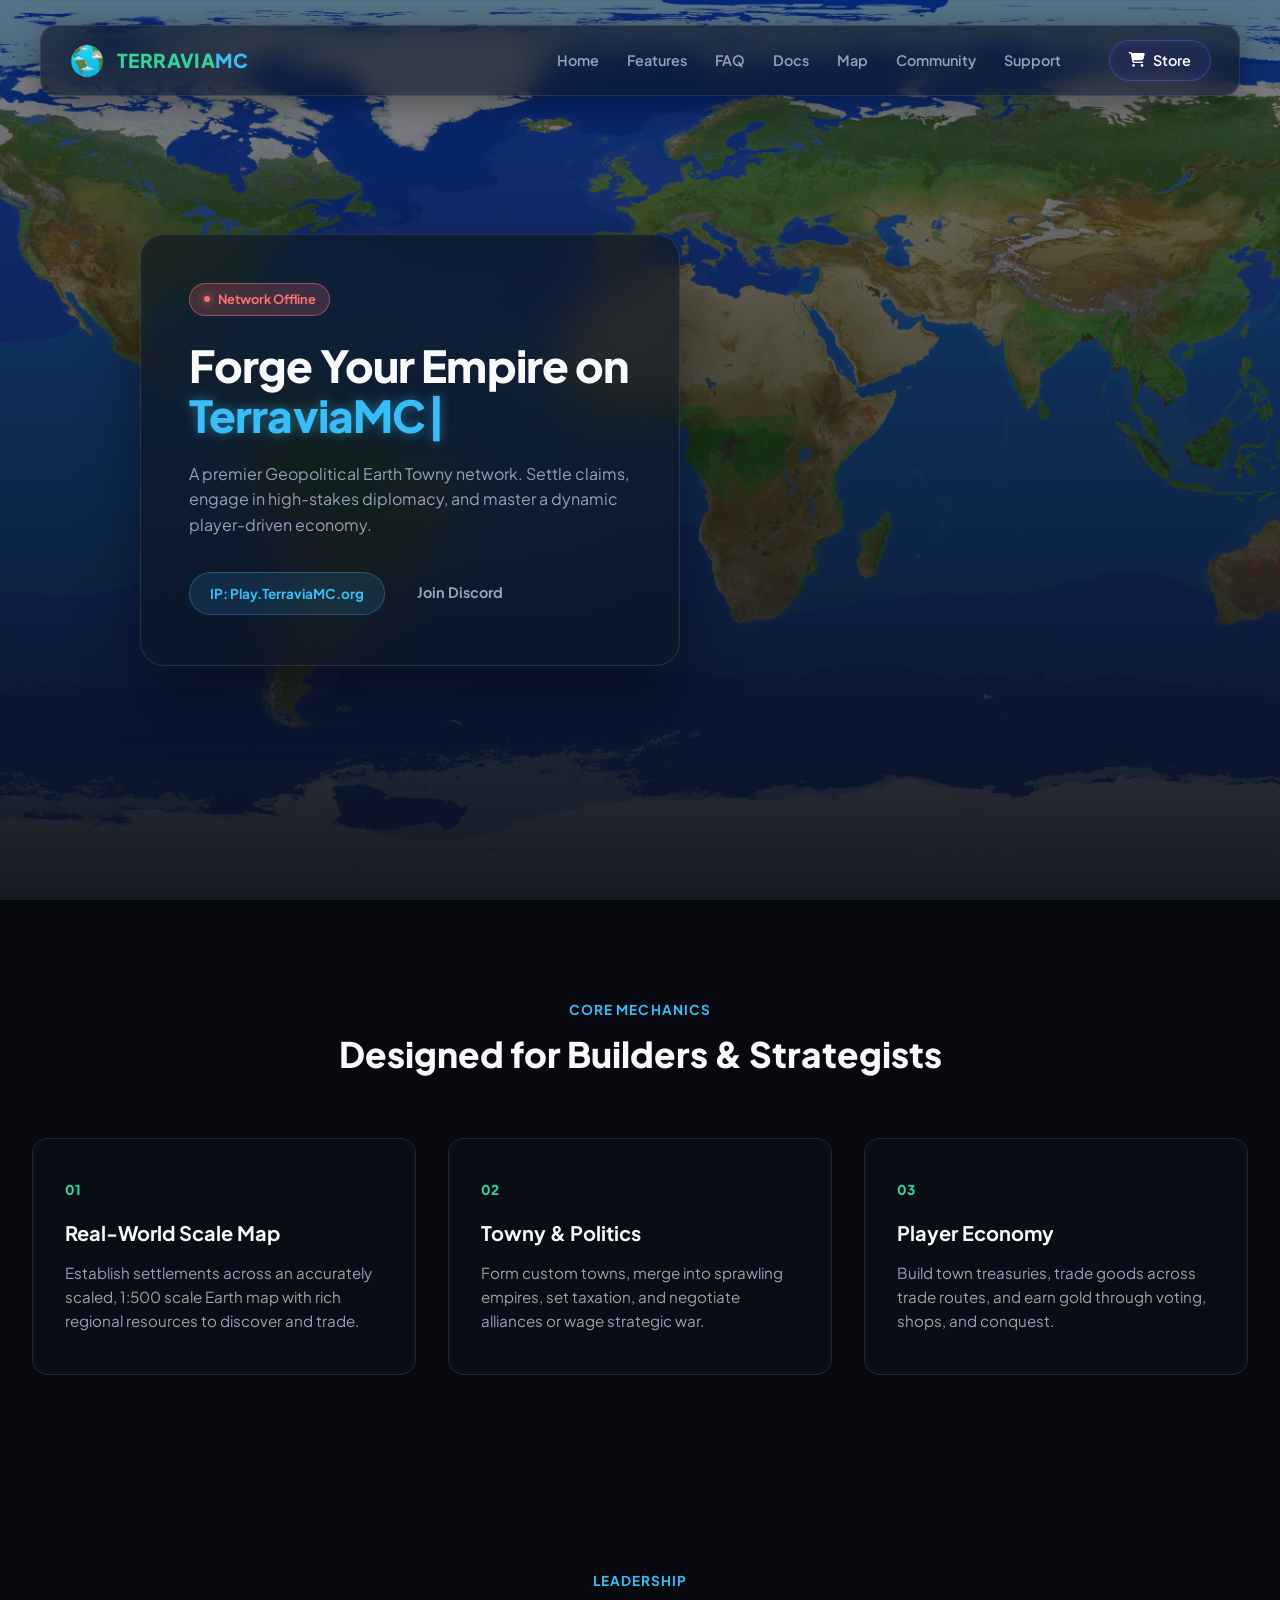
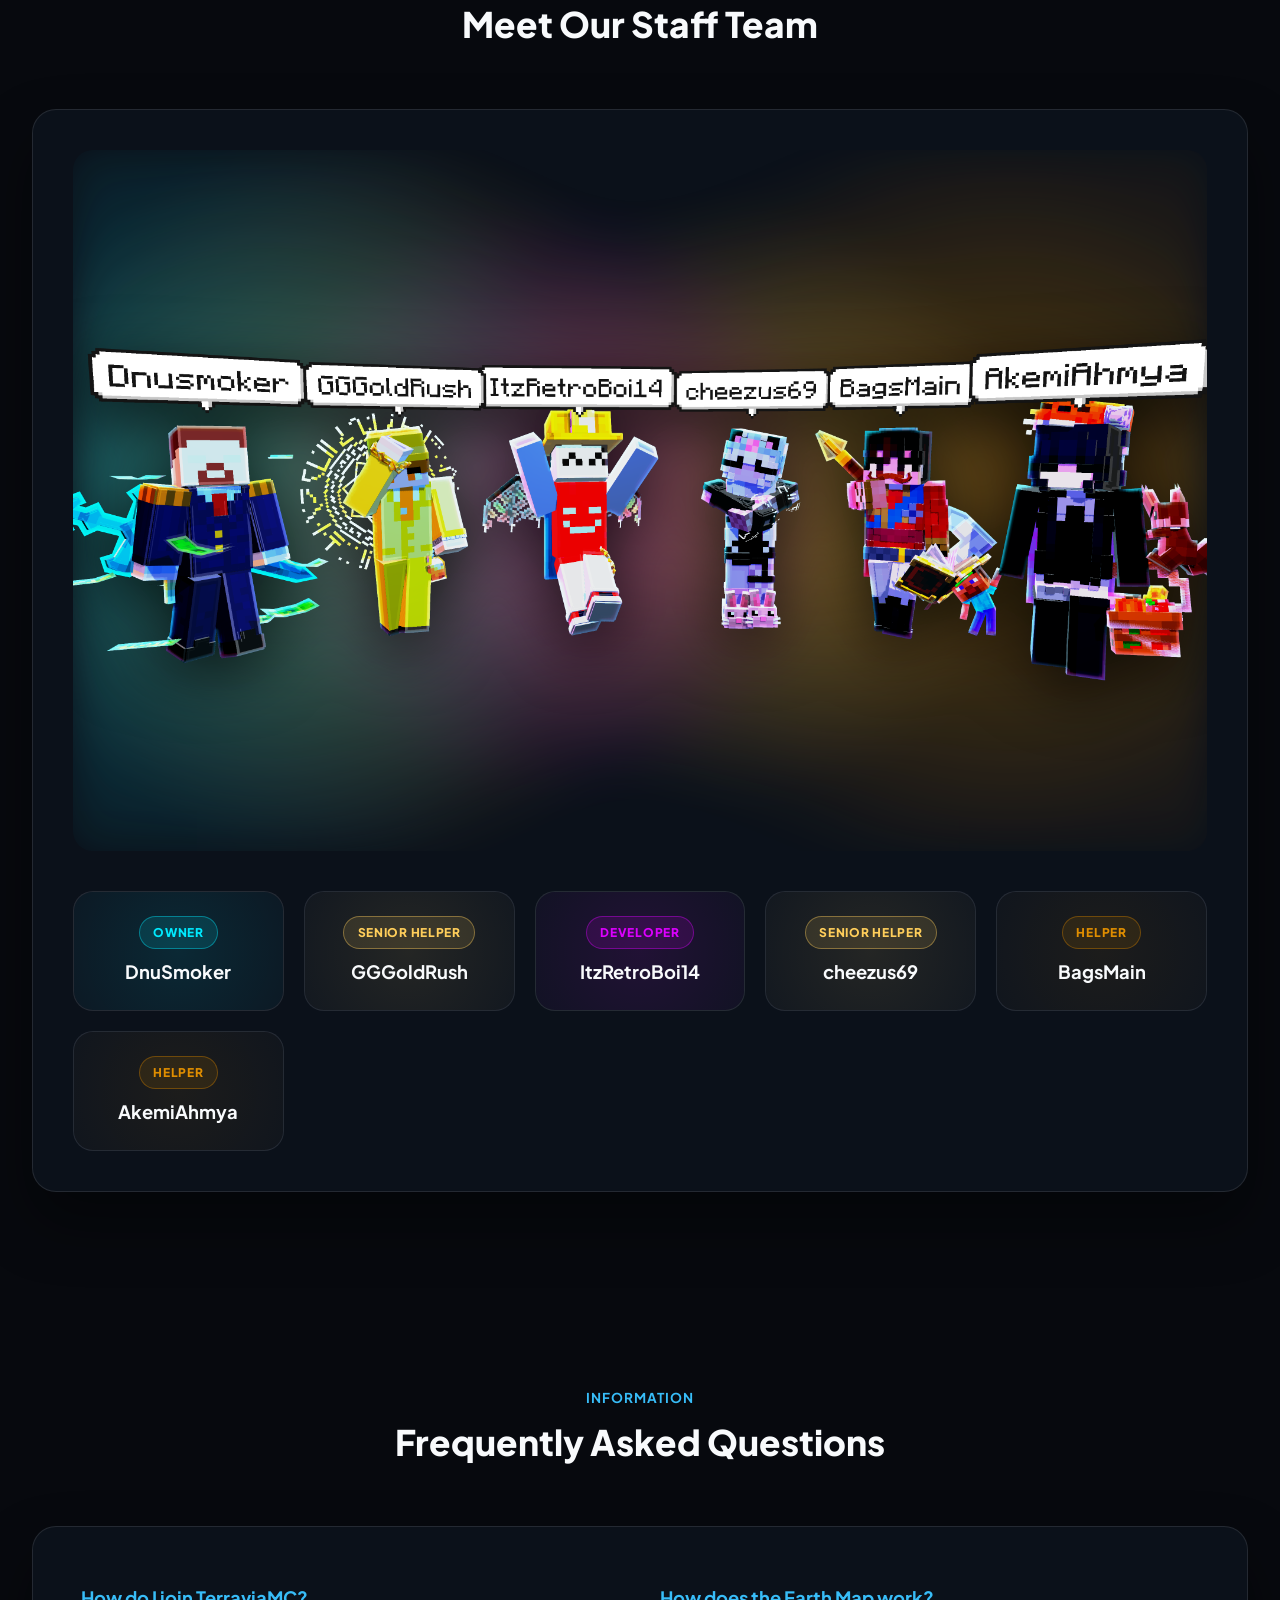
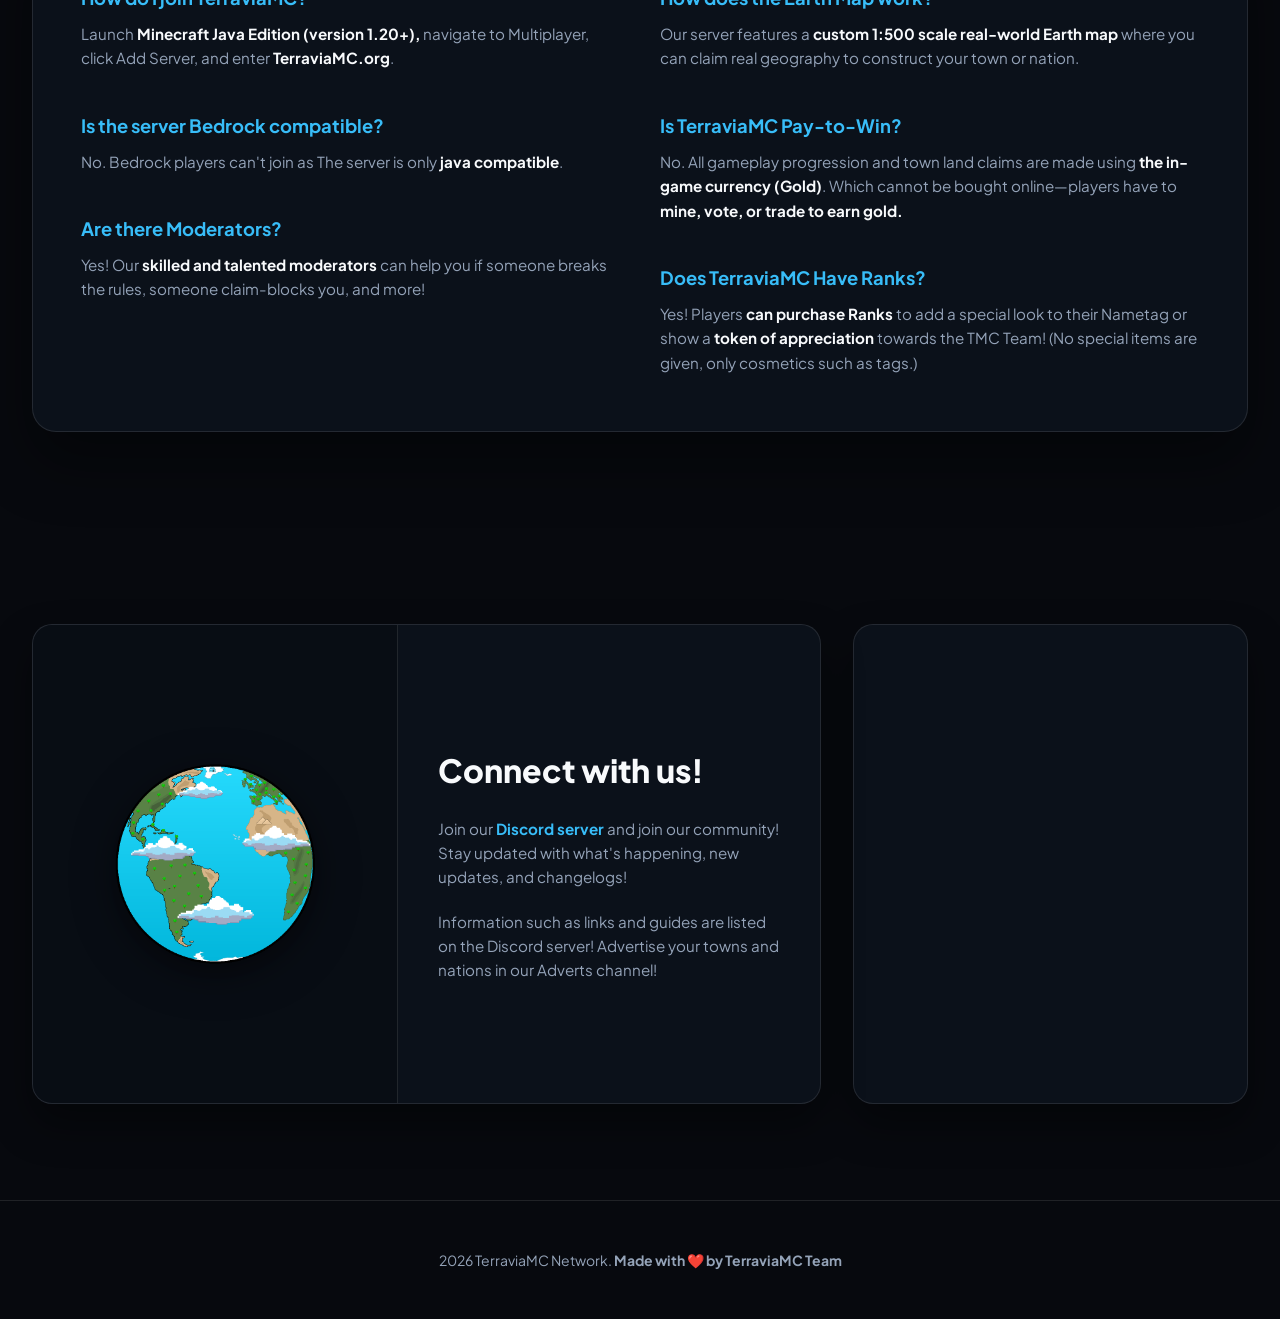
<file: index.html>
<!DOCTYPE html>
<html lang="en">
<head>
    <meta charset="UTF-8">
    <link rel="icon" type="image/png" href="assets/logo.png">
    <meta name="viewport" content="width=device-width, initial-scale=1.0">
    <title>TerraviaMC | Geopolitical Earth Towny</title>
    <link rel="stylesheet" href="css/index.css">
    <link rel="preconnect" href="https://fonts.googleapis.com">
    <link rel="preconnect" href="https://fonts.gstatic.com" crossorigin>
    <link href="https://fonts.googleapis.com/css2?family=Plus+Jakarta+Sans:wght@400;500;600;700;800&display=swap" rel="stylesheet">
    <link rel="stylesheet" href="https://cdnjs.cloudflare.com/ajax/libs/font-awesome/6.4.0/css/all.min.css">

    <!-- Discord & Open Graph Embed Tags -->
    <meta property="og:site_name" content="TerraviaMC">
    <meta property="og:title" content="TerraviaMC Earth Towny">
    <meta property="og:description" content="Join TerraviaMC and help build, conquer, and explore the world in Minecraft.">
    <meta property="og:type" content="website">

    <!-- Large Image Preview (Must be a FULL absolute https:// URL) -->
    <meta property="og:image" content="https://terraviamc.org/assets/DiscordEmbed.png">
    <meta property="og:image:width" content="1200">
    <meta property="og:image:height" content="630">

    <!-- Discord Card Formatting -->
    <meta name="twitter:card" content="summary_large_image">
    <meta name="twitter:image" content="https://terraviamc.org/assets/DiscordEmbed.png">

    <!-- Accent Line Color on the Left Side of Discord Embed -->
    <meta name="theme-color" content="#38bdf8">
</head>
<body>
    <header class="navbar">
        <a href="https://terraviamc.org" class="brand">
            <img src="assets/logo.png" alt="TerraviaMC Logo" class="brand-logo">
            <span class="brand-name">TERRAVIA<span>MC</span></span>
        </a>

        <!-- Mobile Hamburger Toggle -->
        <input type="checkbox" id="nav-toggle" class="nav-toggle">
        <label for="nav-toggle" class="hamburger-btn" aria-label="Toggle Navigation">
            <span></span>
            <span></span>
            <span></span>
        </label>

        <!-- Navigation Menu Container -->
        <nav class="nav-menu">
            <div class="nav-links">
                <a href="https://terraviamc.org">Home</a>
                <a href="https://terraviamc.org/#features">Features</a>
                <a href="https://terraviamc.org/#faq">FAQ</a>
                <a href="docs.html">Docs</a>
                <a href="https://map.terraviamc.org" target="_blank">Map</a>
                <a href="https://terraviamc.org/#community">Community</a>
                <a href="https://discord.gg/nkvjsukhuc" target="_blank">Support</a>
                <a href="https://store.terraviamc.org" target="_blank" class="nav-btn-store">
                    <i class="fa-solid fa-cart-shopping"></i> Store
                </a>
            </div>
        </nav>
    </header>

    <section id="home" class="hero-section">
        <div class="hero-card">
            <div class="status-badge" id="status-badge"> 
                <span class="badge-dot"></span>
                <span id="player-count">Checking status..</span>
            </div>

            <h1 class="hero-title">Forge Your Empire on <span id="typewriter"></span></h1>
            <p class="hero-description">
                A premier Geopolitical Earth Towny network. Settle claims, engage in high-stakes diplomacy, and master a dynamic player-driven economy.
            </p>
            <div class="hero-actions">
                <button class="ip-btn" id="hero-copy-btn" onclick="copyIP()"> <span class="ip-text">IP: Play.TerraviaMC.org</span> </button>
                <a href="https://discord.gg/zspeG4HgS" target="_blank" class="discord-btn">Join Discord</a>
            </div>
        </div>
    </section>

    <!-- Features Section -->
    <section id="features" class="section">
        <div class="section-header">
            <span class="section-tag">Core Mechanics</span>
            <h2>Designed for Builders & Strategists</h2>
        </div>

        <div class="card-grid">
            <div class="feature-card">
                <div class="card-tag">01</div>
                <h3>Real-World Scale Map</h3>
                <p>Establish settlements across an accurately scaled, 1:500 scale Earth map with rich regional resources to discover and trade.</p>
            </div>

            <div class="feature-card">
                <div class="card-tag">02</div>
                <h3>Towny & Politics</h3>
                <p>Form custom towns, merge into sprawling empires, set taxation, and negotiate alliances or wage strategic war.</p>
            </div>

            <div class="feature-card">
                <div class="card-tag">03</div>
                <h3>Player Economy</h3>
                <p>Build town treasuries, trade goods across trade routes, and earn gold through voting, shops, and conquest.</p>
            </div>
        </div>
    </section>

<!-- Staff Team Section -->
    <section class="section staff-section">
        <div class="section-header">
            <span class="section-tag">LEADERSHIP</span>
            <h2>Meet Our Staff Team</h2>
        </div>

        <div class="staff-glass-card">
            <div class="staff-render-container">
                <img src="assets/staff-render.png" alt="TerraviaMC Staff Team Renders" class="staff-render-img">
            </div>
            <div class="staff-info-grid">
                <div class="staff-member owner">
                    <span class="staff-role owner">Owner</span>
                    <h3>DnuSmoker</h3>
                </div>
                <div class="staff-member senior-helper">
                    <span class="staff-role senior-helper">Senior Helper</span>
                    <h3>GGGoldRush</h3>
                </div>
                <div class="staff-member developer">
                    <span class="staff-role developer">Developer</span>
                    <h3>ItzRetroBoi14</h3>
                </div>
                <div class="staff-member senior-helper">
                    <span class="staff-role senior-helper">Senior Helper</span>
                    <h3>cheezus69</h3>
                </div>
                <div class="staff-member helper">
                    <span class="staff-role helper">Helper</span>
                    <h3>BagsMain</h3>
                </div>
                <div class="staff-member helper">
                    <span class="staff-role helper">Helper</span>
                    <h3>AkemiAhmya</h3>
                </div>
            </div>
        </div>
    </section>

    <!-- FAQ Section -->
    <section id="faq" class="section">
        <div class="section-header">
            <span class="section-tag">Information</span>
            <h2>Frequently Asked Questions</h2>
        </div>

        <div class="faq-glass-card">
            <div class="faq-grid">
                <!-- Left Column -->
                <div class="faq-column">
                    <div class="faq-item">
                        <h3>How do I join TerraviaMC?</h3>
                        <p>Launch <strong>Minecraft Java Edition (version 1.20+),</strong> navigate to Multiplayer, click Add Server, and enter <strong>TerraviaMC.org</strong>.</p>
                    </div>

                    <div class="faq-item">
                        <h3>Is the server Bedrock compatible?</h3>
                        <p>No. Bedrock players can't join as The server is only <strong>java compatible</strong>.</p>
                    </div>

                    <div class="faq-item">
                        <h3>Are there Moderators?</h3>
                        <p>Yes! Our <strong>skilled and talented moderators</strong> can help you if someone breaks the rules, someone claim-blocks you, and more!</p>
                    </div>
                </div>

                <!-- Right Column -->
                <div class="faq-column">
                    <div class="faq-item">
                        <h3>How does the Earth Map work?</h3>
                        <p>Our server features a <strong>custom 1:500 scale real-world Earth map</strong> where you can claim real geography to construct your town or nation.</p>
                    </div>

                    <div class="faq-item">
                        <h3>Is TerraviaMC Pay-to-Win?</h3>
                        <p>No. All gameplay progression and town land claims are made using <strong>the in-game currency (Gold)</strong>. Which cannot be bought online—players have to <strong>mine, vote, or trade to earn gold.</strong></p>
                    </div>

                    <div class="faq-item">
                        <h3>Does TerraviaMC Have Ranks?</h3>
                        <p>Yes! Players <strong>can purchase Ranks</strong> to add a special look to their Nametag or show a <strong>token of appreciation</strong> towards the TMC Team! (No special items are given, only cosmetics such as tags.)</p>
                    </div>
                </div>
            </div>
        </div>
    </section>

    <section id="community" class="section">
        <div class="community-container">
            <div class="community-card">
                <div class="community-media">
                    <img src="assets/logo.png" alt="TerraviaMC Community Logo" class="community-logo">
                </div>
                <div class="community-text">
                    <h2>Connect with us!</h2>
                    <p>
                        Join our <a href="https://discord.gg/zspeG4HgS" target="_blank">Discord server</a> and join our community! Stay updated with what's happening, new updates, and changelogs!
                    </p>
                    <p>
                        Information such as links and guides are listed on the Discord server! Advertise your towns and nations in our Adverts channel!
                    </p>
                </div>
            </div>

            <div class="discord-widget-wrapper">
                <iframe 
                    src="https://discord.com/widget?id=1548802549208055978&theme=dark" 
                    width="100%" 
                    height="100%" 
                    allowtransparency="true" 
                    frameborder="0" 
                    sandbox="allow-popups allow-popups-to-escape-sandbox allow-same-origin allow-scripts">
                </iframe>
            </div>
        </div>
    </section>

    <footer class="footer">
        <p> 2026 TerraviaMC Network. <b>Made with ❤️ by TerraviaMC Team</b></p>
    </footer>

    <script src="js/script.js"></script>
</body>
</html>
</file>
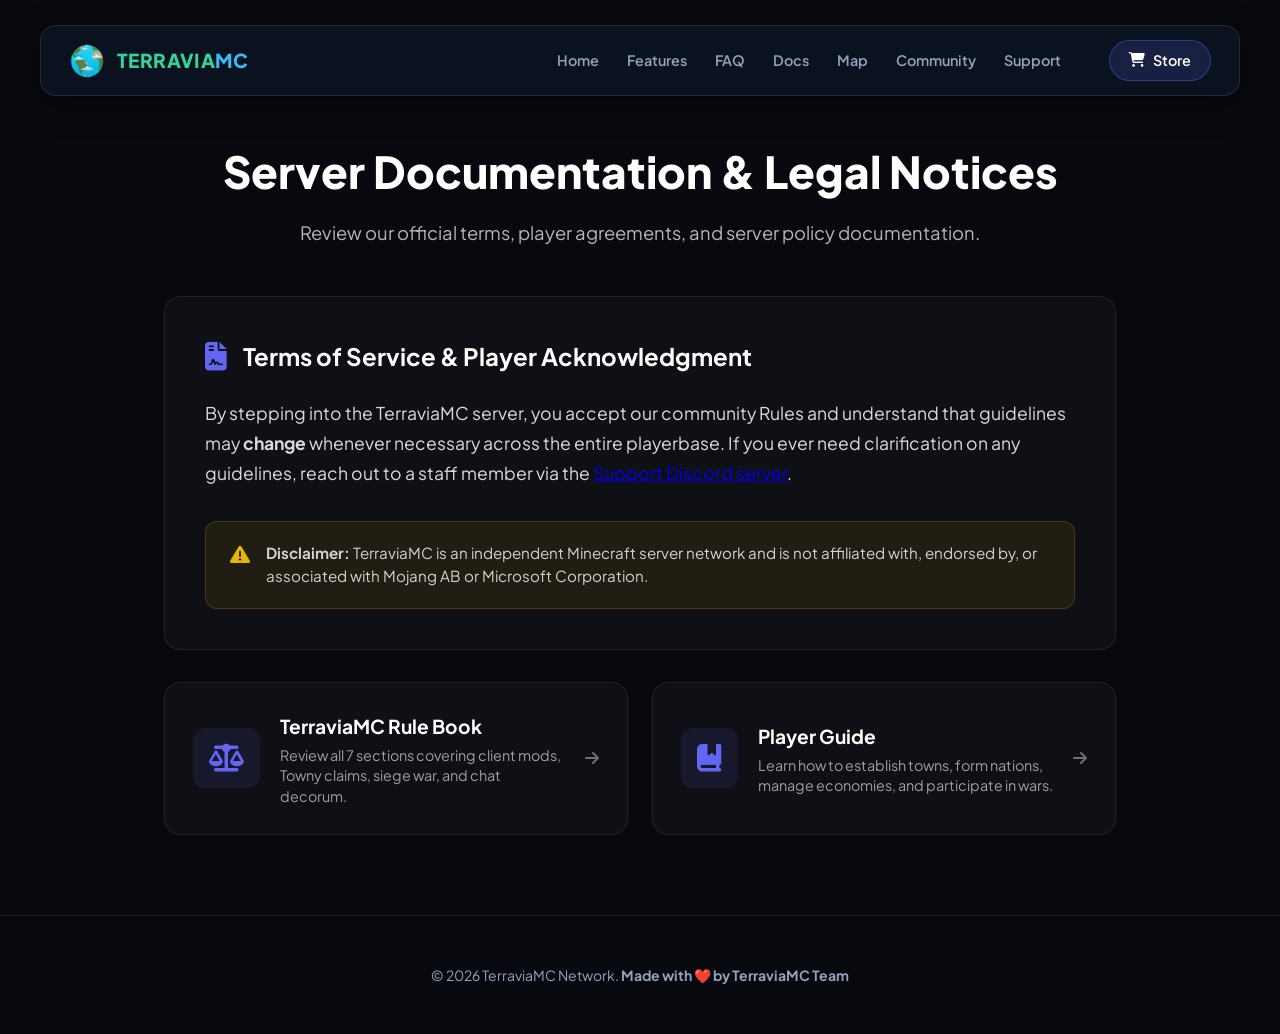
<file: docs.html>
<!DOCTYPE html>
<html lang="en">
<head>
    <meta charset="UTF-8">
    <link rel="icon" type="image/png" href="assets/logo.png">
    <meta name="viewport" content="width=device-width, initial-scale=1.0">
    <title>TerraviaMC | Geopolitical Earth Towny</title>
    <link rel="stylesheet" href="css/index.css">
    <link rel="stylesheet" href="css/docs.css">
    <link rel="preconnect" href="https://fonts.googleapis.com">
    <link rel="preconnect" href="https://fonts.gstatic.com" crossorigin>
    <link href="https://fonts.googleapis.com/css2?family=Plus+Jakarta+Sans:wght@400;500;600;700;800&display=swap" rel="stylesheet">
    <link rel="stylesheet" href="https://cdnjs.cloudflare.com/ajax/libs/font-awesome/6.4.0/css/all.min.css">

    <!-- Discord & Open Graph Embed Tags -->
    <meta property="og:site_name" content="TerraviaMC">
    <meta property="og:title" content="TerraviaMC Earth Towny">
    <meta property="og:description" content="Join TerraviaMC and help build, conquer, and explore the world in Minecraft.">
    <meta property="og:type" content="website">

    <!-- Large Image Preview (Must be a FULL absolute https:// URL) -->
    <meta property="og:image" content="https://terraviamc.org/assets/DiscordEmbed.png">
    <meta property="og:image:width" content="1200">
    <meta property="og:image:height" content="630">

    <!-- Discord Card Formatting -->
    <meta name="twitter:card" content="summary_large_image">
    <meta name="twitter:image" content="https://terraviamc.org/assets/DiscordEmbed.png">

    <!-- Accent Line Color on the Left Side of Discord Embed -->
    <meta name="theme-color" content="#38bdf8">
</head>
<body>
    <header class="navbar">
        <a href="https://terraviamc.org" class="brand">
            <img src="assets/logo.png" alt="TerraviaMC Logo" class="brand-logo">
            <span class="brand-name">TERRAVIA<span>MC</span></span>
        </a>

        <!-- Mobile Hamburger Toggle -->
        <input type="checkbox" id="nav-toggle" class="nav-toggle">
        <label for="nav-toggle" class="hamburger-btn" aria-label="Toggle Navigation">
            <span></span>
            <span></span>
            <span></span>
        </label>

        <!-- Navigation Menu Container -->
        <nav class="nav-menu">
            <div class="nav-links">
                <a href="https://terraviamc.org">Home</a>
                <a href="https://terraviamc.org/#features">Features</a>
                <a href="https://terraviamc.org/#faq">FAQ</a>
                <a href="docs.html">Docs</a>
                <a href="https://map.terraviamc.net" target="_blank">Map</a>
                <a href="https://terraviamc.org/#community">Community</a>
                <a href="https://discord.gg/nkvjsukhuc" target="_blank">Support</a>
                <a href="https://store.terraviamc.net" target="_blank" class="nav-btn-store">
                    <i class="fa-solid fa-cart-shopping"></i> Store
                </a>
            </div>
        </nav>
    </header>
    <!-- Page Title Banner -->
    <section class="docs-hero">
        <h1>Server Documentation & Legal Notices</h1>
        <p>Review our official terms, player agreements, and server policy documentation.</p>
    </section>

    <!-- Main Content Container -->
    <main class="docs-container">
        
        <!-- Terms Card -->
        <div class="docs-card">
            <div class="docs-header">
                <i class="fa-solid fa-file-contract"></i>
                <h2>Terms of Service & Player Acknowledgment</h2>
            </div>
            
            <p class="docs-lead">
                By stepping into the TerraviaMC server, you accept our community Rules and understand that guidelines may <strong>change</strong> whenever necessary across the entire playerbase. If you ever need clarification on any guidelines, reach out to a staff member via the <a href="https://discord.gg/nkvjsukhuc" target="_blank">Support Discord server</a>.
            </p>

            <div class="docs-disclaimer">
                <i class="fa-solid fa-triangle-exclamation"></i>
                <p>
                    <strong>Disclaimer:</strong> TerraviaMC is an independent Minecraft server network and is not affiliated with, endorsed by, or associated with Mojang AB or Microsoft Corporation.
                </p>
            </div>
        </div>

        <!-- Quick Resources Grid -->
        <div class="docs-resource-grid">
            <a href="rules.html" class="docs-resource-card">
                <div class="card-icon"><i class="fa-solid fa-scale-balanced"></i></div>
                <div class="card-info">
                    <h3>TerraviaMC Rule Book</h3>
                    <p>Review all 7 sections covering client mods, Towny claims, siege war, and chat decorum.</p>
                </div>
                <i class="fa-solid fa-arrow-right arrow-icon"></i>
            </a>

            <a href="guide.html" class="docs-resource-card">
                <div class="card-icon"><i class="fa-solid fa-book-bookmark"></i></div>
                <div class="card-info">
                    <h3>Player Guide</h3>
                    <p>Learn how to establish towns, form nations, manage economies, and participate in wars.</p>
                </div>
                <i class="fa-solid fa-arrow-right arrow-icon"></i>
            </a>
        </div>

    </main>

    <!-- Footer -->
    <footer class="footer">
        <p>&copy; 2026 TerraviaMC Network. <b>Made with ❤️ by TerraviaMC Team</b></p>
    </footer>

    <script src="js/script.js"></script>
</body>
</html>
</file>
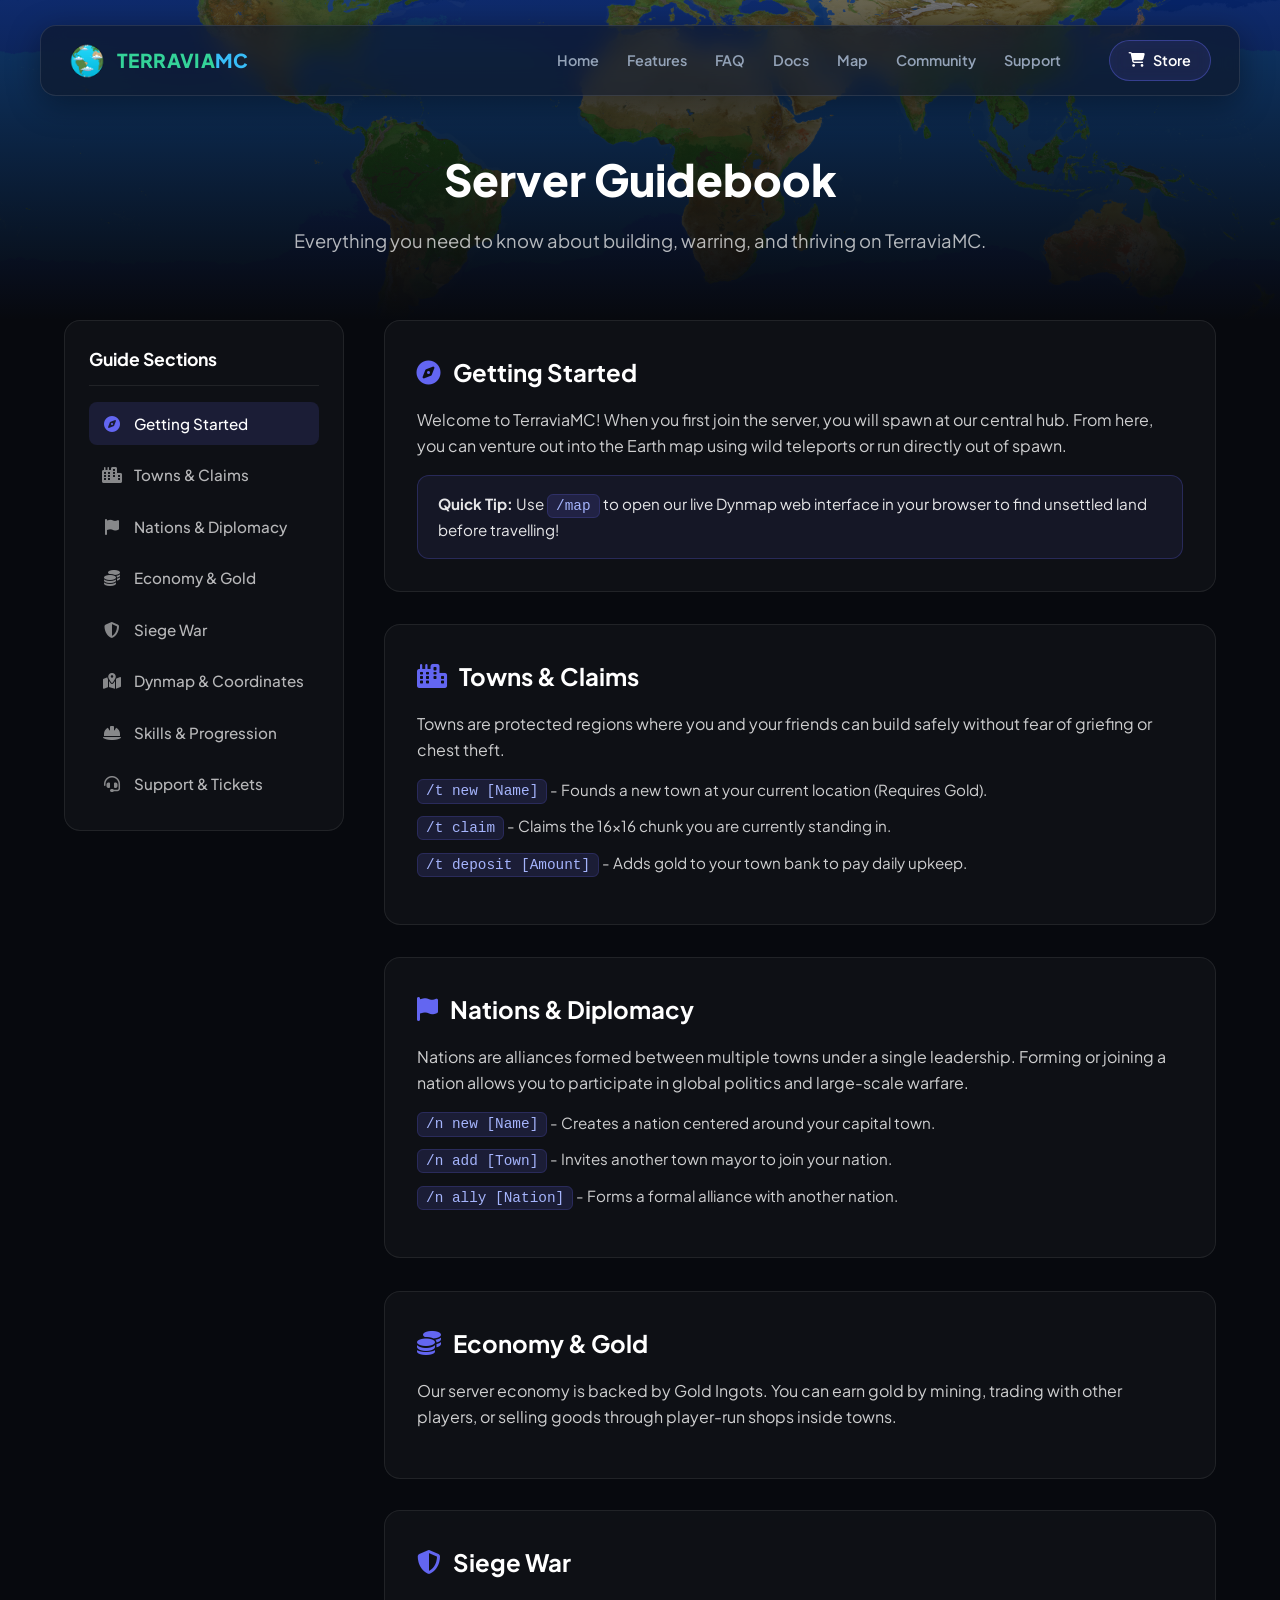
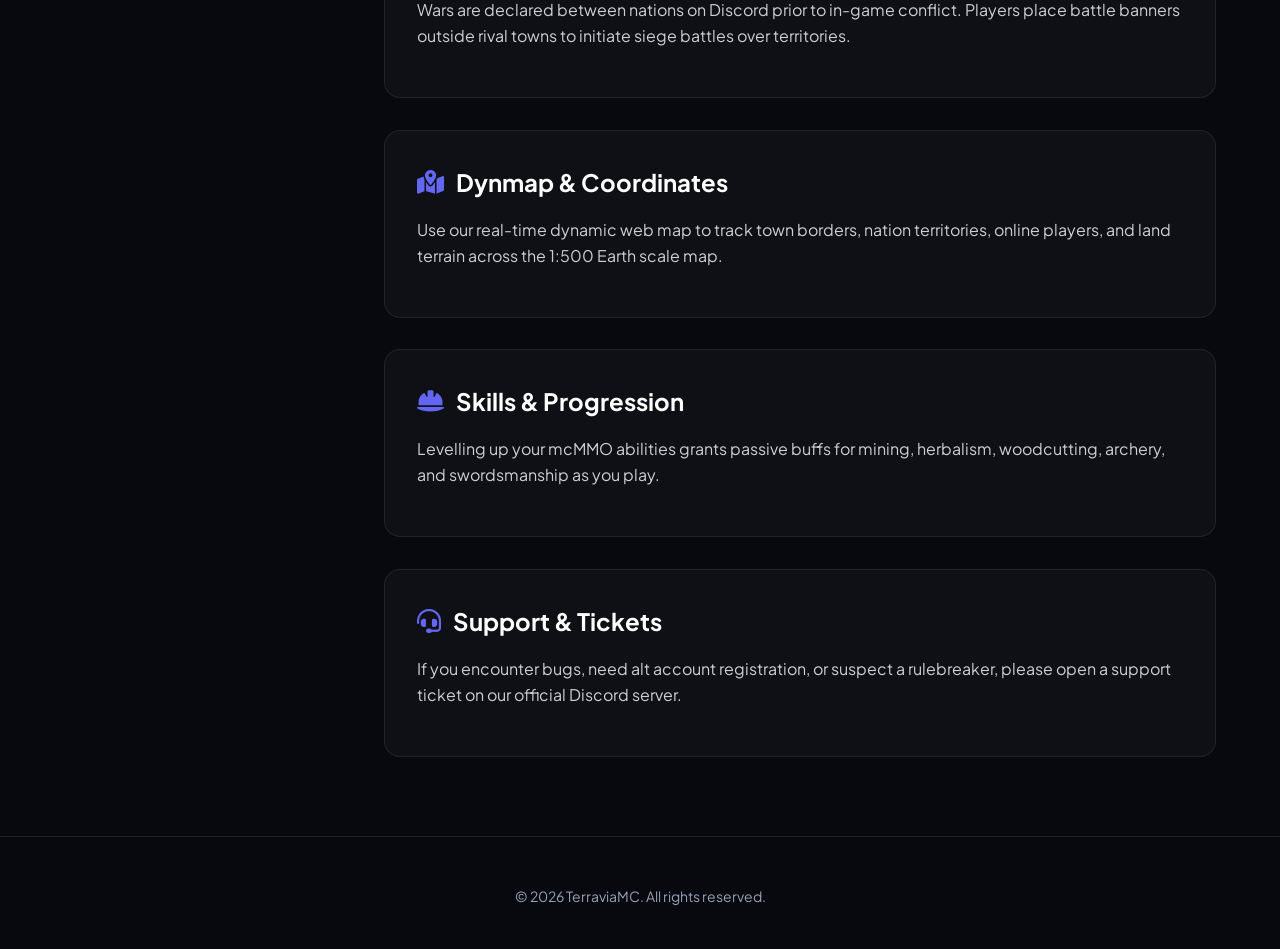
<file: guide.html>
<!DOCTYPE html>
<html lang="en">
<head>
    <meta charset="UTF-8">
    <link rel="icon" type="image/png" href="assets/logo.png">
    <meta name="viewport" content="width=device-width, initial-scale=1.0">
    <title>TerraviaMC | Geopolitical Earth Towny</title>
    <link rel="stylesheet" href="css/index.css">
    <link rel="stylesheet" href="css/guide.css">
    <link rel="preconnect" href="https://fonts.googleapis.com">
    <link rel="preconnect" href="https://fonts.gstatic.com" crossorigin>
    <link href="https://fonts.googleapis.com/css2?family=Plus+Jakarta+Sans:wght@400;500;600;700;800&display=swap" rel="stylesheet">
    <link rel="stylesheet" href="https://cdnjs.cloudflare.com/ajax/libs/font-awesome/6.4.0/css/all.min.css">

    <!-- Discord & Open Graph Embed Tags -->
    <meta property="og:site_name" content="TerraviaMC">
    <meta property="og:title" content="TerraviaMC Earth Towny">
    <meta property="og:description" content="Join TerraviaMC and help build, conquer, and explore the world in Minecraft.">
    <meta property="og:type" content="website">

    <!-- Large Image Preview (Must be a FULL absolute https:// URL) -->
    <meta property="og:image" content="https://terraviamc.org/assets/DiscordEmbed.png">
    <meta property="og:image:width" content="1200">
    <meta property="og:image:height" content="630">

    <!-- Discord Card Formatting -->
    <meta name="twitter:card" content="summary_large_image">
    <meta name="twitter:image" content="https://terraviamc.org/assets/DiscordEmbed.png">

    <!-- Accent Line Color on the Left Side of Discord Embed -->
    <meta name="theme-color" content="#38bdf8">
</head>
<body>

    <header class="navbar">
        <a href="https://terraviamc.org" class="brand">
            <img src="assets/logo.png" alt="TerraviaMC Logo" class="brand-logo">
            <span class="brand-name">TERRAVIA<span>MC</span></span>
        </a>

        <!-- Mobile Hamburger Toggle -->
        <input type="checkbox" id="nav-toggle" class="nav-toggle">
        <label for="nav-toggle" class="hamburger-btn" aria-label="Toggle Navigation">
            <span></span>
            <span></span>
            <span></span>
        </label>

        <!-- Navigation Menu Container -->
        <nav class="nav-menu">
            <div class="nav-links">
                <a href="https://terraviamc.org">Home</a>
                <a href="https://terraviamc.org/#features">Features</a>
                <a href="https://terraviamc.org/#faq">FAQ</a>
                <a href="docs.html">Docs</a>
                <a href="https://map.terraviamc.net" target="_blank">Map</a>
                <a href="https://terraviamc.org/#community">Community</a>
                <a href="https://discord.gg/nkvjsukhuc" target="_blank">Support</a>
                <a href="https://store.terraviamc.net" target="_blank" class="nav-btn-store">
                    <i class="fa-solid fa-cart-shopping"></i> Store
                </a>
            </div>
        </nav>
    </header>

    <!-- Hero Banner -->
    <section class="guide-hero">
        <div class ="guide-hero-content">
            <h1>Server Guidebook</h1>
            <p>Everything you need to know about building, warring, and thriving on TerraviaMC.</p>
        </div>
    </section>

    <!-- Layout Container -->
    <div class="guide-container">

        <!-- Sticky Sidebar Navigation -->
        <aside class="sidebar">
            <h3>Guide Sections</h3>
            <ul>
                <li><a href="#getting-started" class="active"><i class="fa-solid fa-compass"></i> Getting Started</a></li>
                <li><a href="#towns"><i class="fa-solid fa-city"></i> Towns & Claims</a></li>
                <li><a href="#nations"><i class="fa-solid fa-flag"></i> Nations & Diplomacy</a></li>
                <li><a href="#economy"><i class="fa-solid fa-coins"></i> Economy & Gold</a></li>
                <li><a href="#warfare"><i class="fa-solid fa-shield-halved"></i> Siege War</a></li>
                <li><a href="#map"><i class="fa-solid fa-map-location-dot"></i> Dynmap & Coordinates</a></li>
                <li><a href="#mcmmo"><i class="fa-solid fa-helmet-safety"></i> Skills & Progression</a></li>
                <li><a href="#support"><i class="fa-solid fa-headset"></i> Support & Tickets</a></li>
            </ul>
        </aside>

        <!-- Main Content Area -->
        <main class="guide-content">

            <!-- Section 1 -->
            <section id="getting-started" class="guide-card">
                <h2><i class="fa-solid fa-compass"></i> Getting Started</h2>
                <p>Welcome to TerraviaMC! When you first join the server, you will spawn at our central hub. From here, you can venture out into the Earth map using wild teleports or run directly out of spawn.</p>
                <div class="info-box">
                    <strong>Quick Tip:</strong> Use <code>/map</code> to open our live Dynmap web interface in your browser to find unsettled land before travelling!
                </div>
            </section>

            <!-- Section 2 -->
            <section id="towns" class="guide-card">
                <h2><i class="fa-solid fa-city"></i> Towns & Claims</h2>
                <p>Towns are protected regions where you and your friends can build safely without fear of griefing or chest theft.</p>
                <ul>
                    <li><code>/t new [Name]</code> - Founds a new town at your current location (Requires Gold).</li>
                    <li><code>/t claim</code> - Claims the 16x16 chunk you are currently standing in.</li>
                    <li><code>/t deposit [Amount]</code> - Adds gold to your town bank to pay daily upkeep.</li>
                </ul>
            </section>

            <!-- Section 3 -->
            <section id="nations" class="guide-card">
                <h2><i class="fa-solid fa-flag"></i> Nations & Diplomacy</h2>
                <p>Nations are alliances formed between multiple towns under a single leadership. Forming or joining a nation allows you to participate in global politics and large-scale warfare.</p>
                <ul>
                    <li><code>/n new [Name]</code> - Creates a nation centered around your capital town.</li>
                    <li><code>/n add [Town]</code> - Invites another town mayor to join your nation.</li>
                    <li><code>/n ally [Nation]</code> - Forms a formal alliance with another nation.</li>
                </ul>
            </section>

            <!-- Section 4 -->
            <section id="economy" class="guide-card">
                <h2><i class="fa-solid fa-coins"></i> Economy & Gold</h2>
                <p>Our server economy is backed by Gold Ingots. You can earn gold by mining, trading with other players, or selling goods through player-run shops inside towns.</p>
            </section>

            <!-- Section 5 -->
            <section id="warfare" class="guide-card">
                <h2><i class="fa-solid fa-shield-halved"></i> Siege War</h2>
                <p>Wars are declared between nations on Discord prior to in-game conflict. Players place battle banners outside rival towns to initiate siege battles over territories.</p>
            </section>

            <!-- Section 6 -->
            <section id="map" class="guide-card">
                <h2><i class="fa-solid fa-map-location-dot"></i> Dynmap & Coordinates</h2>
                <p>Use our real-time dynamic web map to track town borders, nation territories, online players, and land terrain across the 1:500 Earth scale map.</p>
            </section>

            <!-- Section 7 -->
            <section id="mcmmo" class="guide-card">
                <h2><i class="fa-solid fa-helmet-safety"></i> Skills & Progression</h2>
                <p>Levelling up your mcMMO abilities grants passive buffs for mining, herbalism, woodcutting, archery, and swordsmanship as you play.</p>
            </section>

            <!-- Section 8 -->
            <section id="support" class="guide-card">
                <h2><i class="fa-solid fa-headset"></i> Support & Tickets</h2>
                <p>If you encounter bugs, need alt account registration, or suspect a rulebreaker, please open a support ticket on our official Discord server.</p>
            </section>

        </main>
    </div>

    <!-- Footer -->
    <footer class="footer">
        <p>&copy; 2026 TerraviaMC. All rights reserved.</p>
    </footer>

    <script src="js/script.js"></script>
</body>
</file>
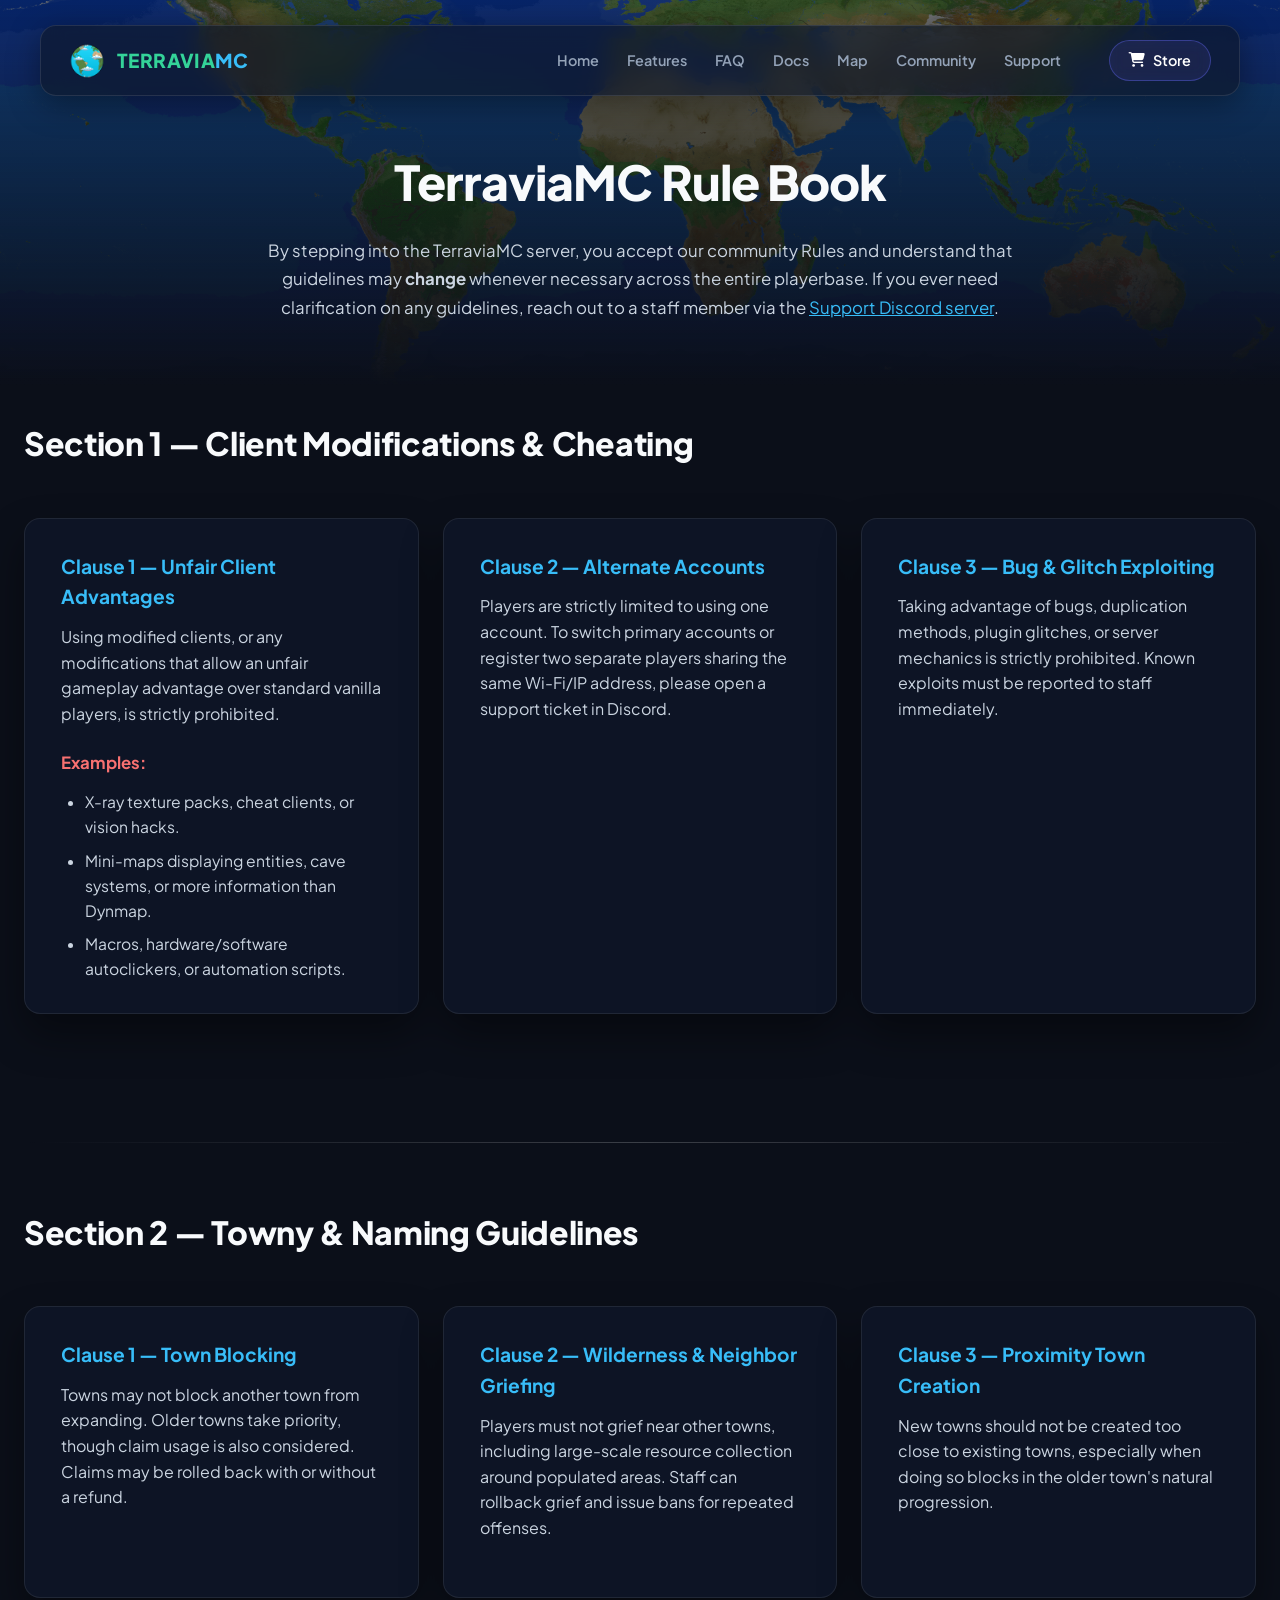
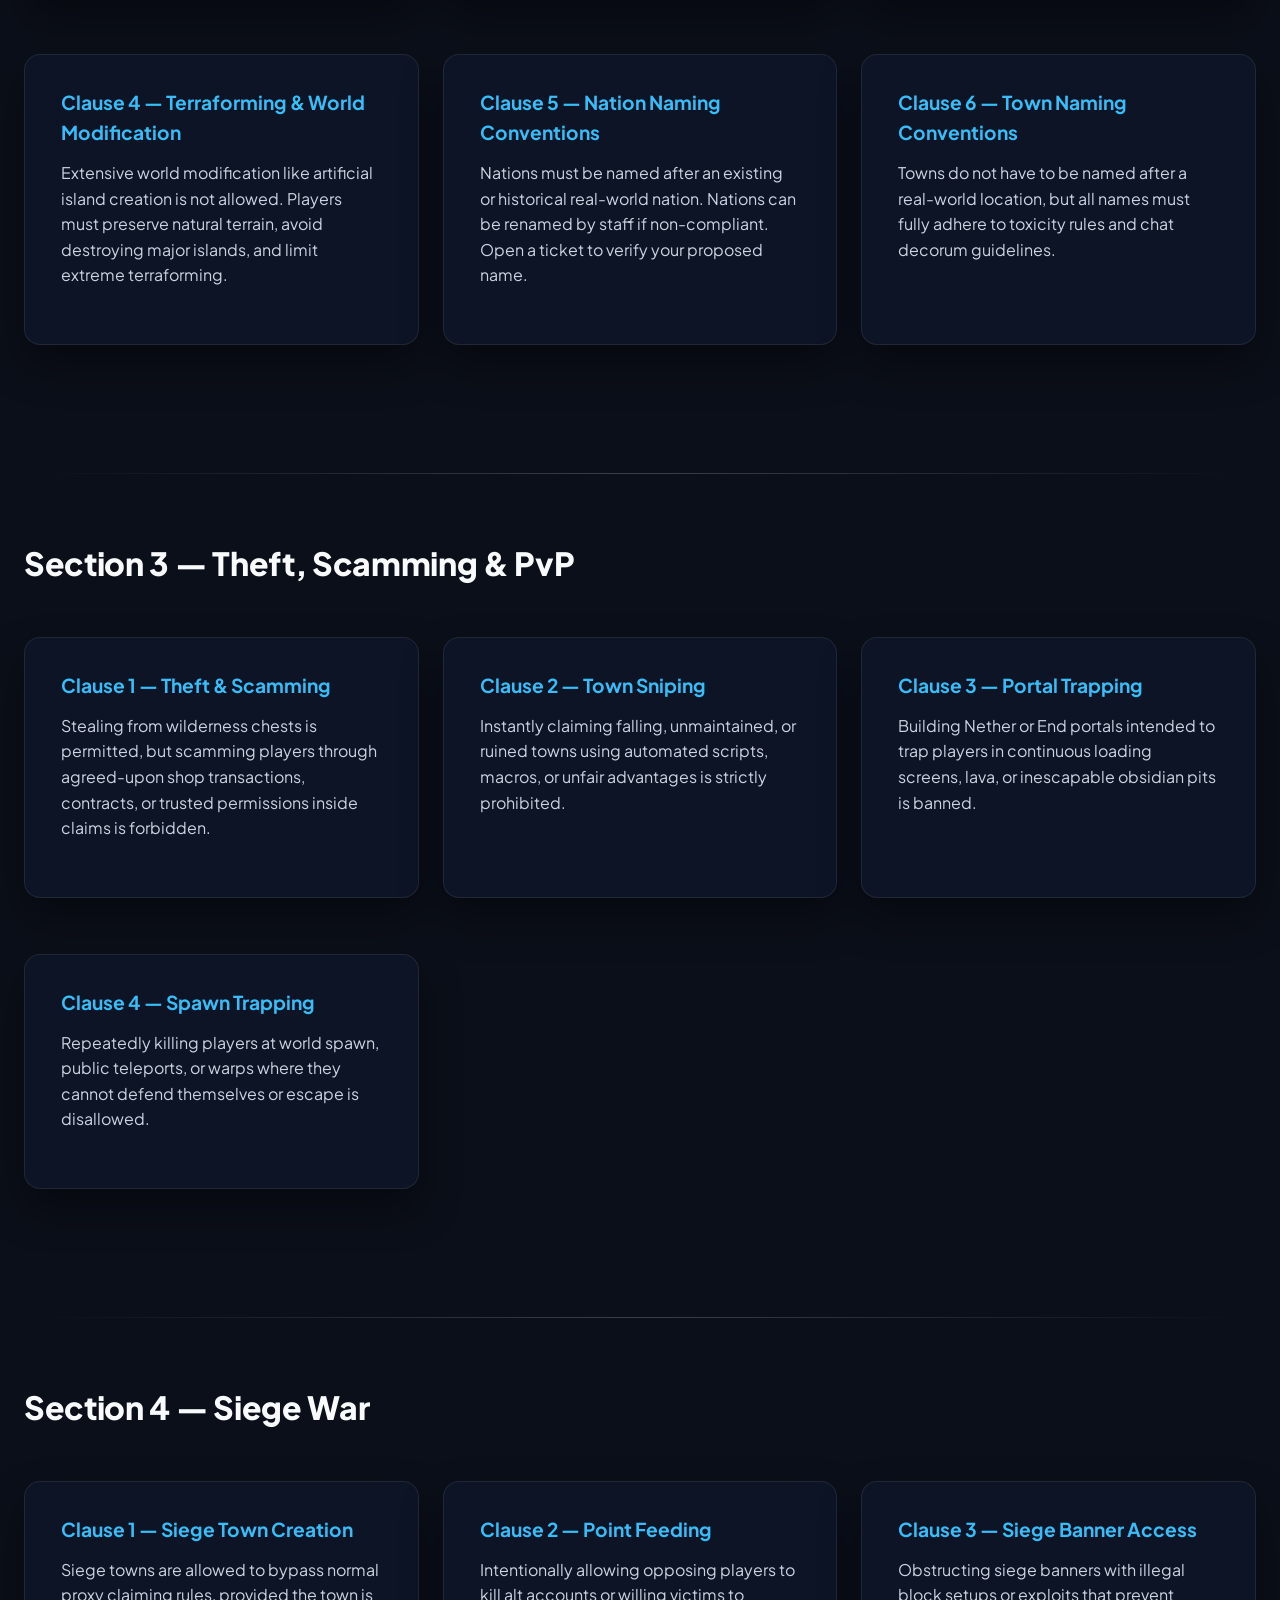
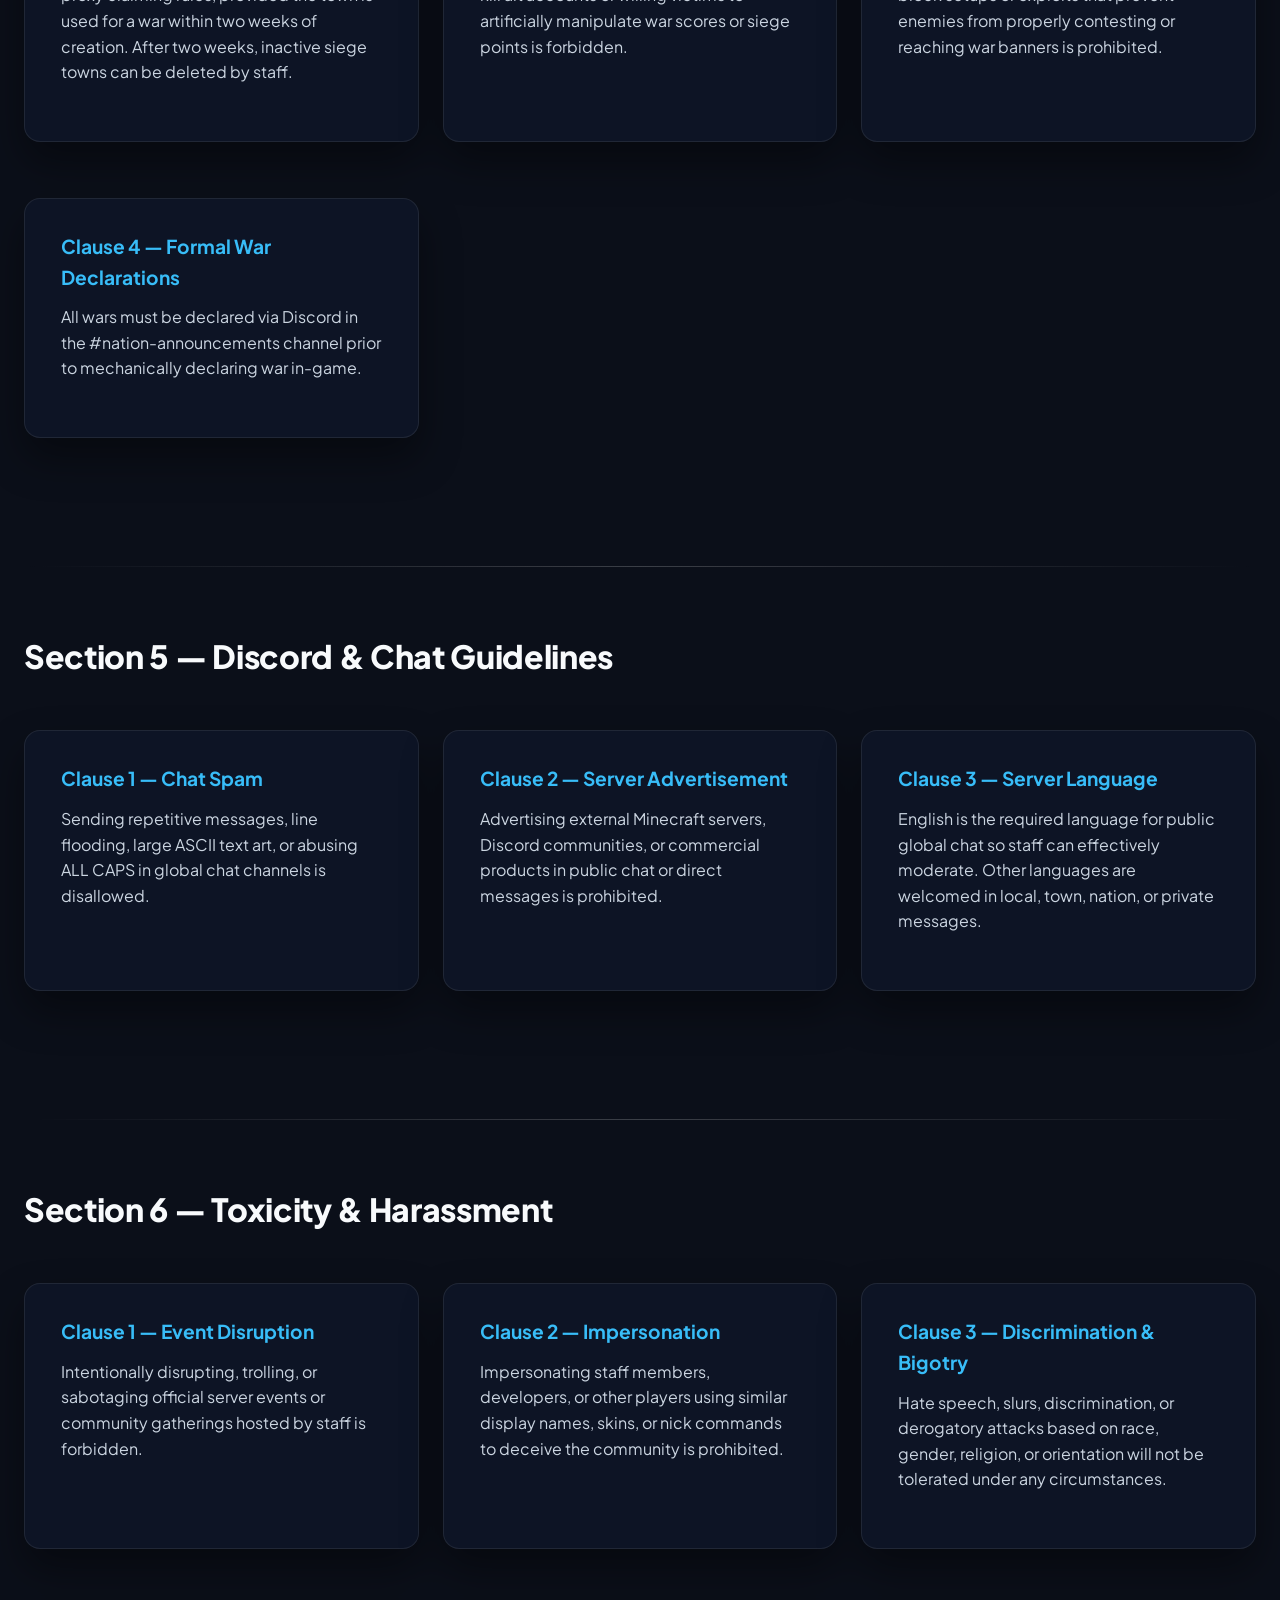
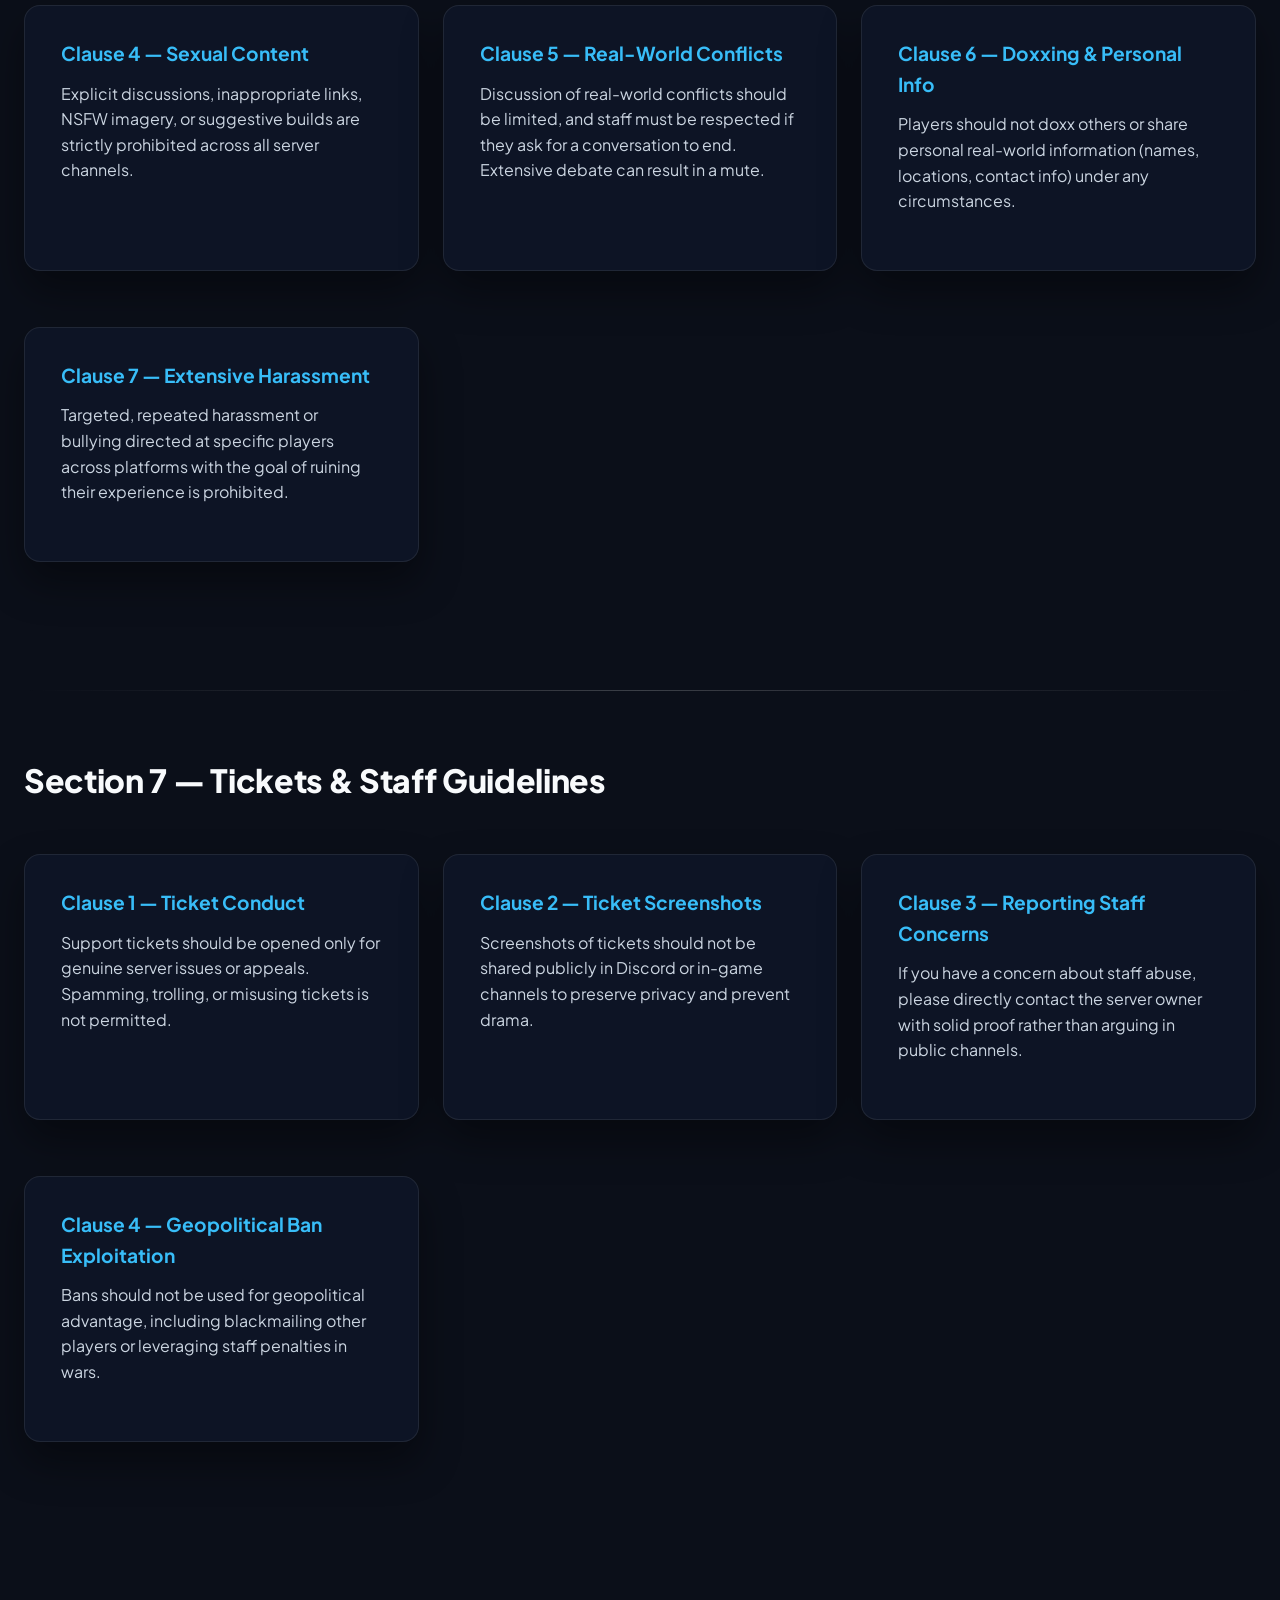
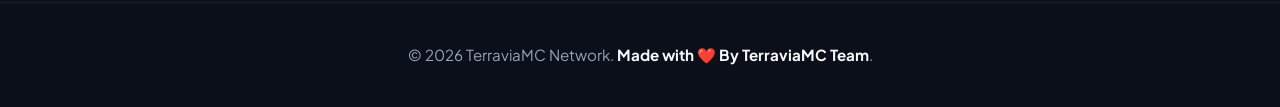
<file: rules.html>
<!DOCTYPE html>
<html lang="en">
<head>
    <meta charset="UTF-8">
    <link rel="icon" type="image/png" href="assets/logo.png">
    <meta name="viewport" content="width=device-width, initial-scale=1.0">
    <title>TerraviaMC | Geopolitical Earth Towny</title>
    <link rel="stylesheet" href="css/index.css">
    <link rel="stylesheet" href="css/rules.css">
    <link rel="preconnect" href="https://fonts.googleapis.com">
    <link rel="preconnect" href="https://fonts.gstatic.com" crossorigin>
    <link href="https://fonts.googleapis.com/css2?family=Plus+Jakarta+Sans:wght@400;500;600;700;800&display=swap" rel="stylesheet">
    <link rel="stylesheet" href="https://cdnjs.cloudflare.com/ajax/libs/font-awesome/6.4.0/css/all.min.css">

    <!-- Discord & Open Graph Embed Tags -->
    <meta property="og:site_name" content="TerraviaMC">
    <meta property="og:title" content="TerraviaMC Earth Towny">
    <meta property="og:description" content="Join TerraviaMC and help build, conquer, and explore the world in Minecraft.">
    <meta property="og:type" content="website">

    <!-- Large Image Preview (Must be a FULL absolute https:// URL) -->
    <meta property="og:image" content="https://terraviamc.org/assets/DiscordEmbed.png">
    <meta property="og:image:width" content="1200">
    <meta property="og:image:height" content="630">

    <!-- Discord Card Formatting -->
    <meta name="twitter:card" content="summary_large_image">
    <meta name="twitter:image" content="https://terraviamc.org/assets/DiscordEmbed.png">

    <!-- Accent Line Color on the Left Side of Discord Embed -->
    <meta name="theme-color" content="#38bdf8">
</head>
<body>
    <header class="navbar">
        <a href="https://terraviamc.org" class="brand">
            <img src="assets/logo.png" alt="TerraviaMC Logo" class="brand-logo">
            <span class="brand-name">TERRAVIA<span>MC</span></span>
        </a>

        <!-- Mobile Hamburger Toggle -->
        <input type="checkbox" id="nav-toggle" class="nav-toggle">
        <label for="nav-toggle" class="hamburger-btn" aria-label="Toggle Navigation">
            <span></span>
            <span></span>
            <span></span>
        </label>

        <!-- Navigation Menu Container -->
        <nav class="nav-menu">
            <div class="nav-links">
                <a href="https://terraviamc.org">Home</a>
                <a href="https://terraviamc.org/#features">Features</a>
                <a href="https://terraviamc.org/#faq">FAQ</a>
                <a href="docs.html">Docs</a>
                <a href="https://map.terraviamc.org" target="_blank">Map</a>
                <a href="https://terraviamc.org/#community">Community</a>
                <a href="https://discord.gg/nkvjsukhuc" target="_blank">Support</a>
                <a href="https://store.terraviamc.org" target="_blank" class="nav-btn-store">
                    <i class="fa-solid fa-cart-shopping"></i> Store
                </a>
            </div>
        </nav>
    </header>

    <!-- Top Map Hero Header -->
    <section class="rules-hero">
        <div class="rules-hero-content">
            <h1 class="rules-title">TerraviaMC Rule Book</h1>
            <p class="rules-subtext">
              By stepping into the TerraviaMC server, you accept our community Rules and understand that guidelines may <strong>change</strong> whenever necessary across the entire playerbase. If you ever need clarification on any guidelines, reach out to a staff member via the <a href="https://discord.gg/nkvjsukhuc" target="_blank">Support Discord server</a>.
            </p>
        </div>
    </section>

    <!-- Main Content Container -->
    <main class="rules-container">

        <!-- SECTION 1 -->
        <h2 class="section-title">Section 1 — Client Modifications & Cheating</h2>
        <div class="section-grid">
            <div class="rule-card">
                <div class="subsection-pill">Clause 1 — Unfair Client Advantages</div>
                <p class="rule-description">
                    Using modified clients, or any modifications that allow an unfair gameplay advantage over standard vanilla players, is strictly prohibited.
                </p>
                <div class="rule-group">
                    <h4 class="list-title not-allowed">Examples:</h4>
                    <ul class="rule-list">
                        <li>X-ray texture packs, cheat clients, or vision hacks.</li>
                        <li>Mini-maps displaying entities, cave systems, or more information than Dynmap.</li>
                        <li>Macros, hardware/software autoclickers, or automation scripts.</li>
                    </ul>
                </div>
            </div>

            <div class="rule-card">
                <div class="subsection-pill">Clause 2 — Alternate Accounts</div>
                <p class="rule-description">
                    Players are strictly limited to using one account. To switch primary accounts or register two separate players sharing the same Wi-Fi/IP address, please open a support ticket in Discord.
                </p>
            </div>

            <div class="rule-card">
                <div class="subsection-pill">Clause 3 — Bug & Glitch Exploiting</div>
                <p class="rule-description">
                    Taking advantage of bugs, duplication methods, plugin glitches, or server mechanics is strictly prohibited. Known exploits must be reported to staff immediately.
                </p>
            </div>
        </div>

        <hr class="section-divider">

        <!-- SECTION 2 -->
        <h2 class="section-title">Section 2 — Towny & Naming Guidelines</h2>
        <div class="section-grid">
            <div class="rule-card">
                <div class="subsection-pill">Clause 1 — Town Blocking</div>
                <p class="rule-description">
                    Towns may not block another town from expanding. Older towns take priority, though claim usage is also considered. Claims may be rolled back with or without a refund.
                </p>
            </div>

            <div class="rule-card">
                <div class="subsection-pill">Clause 2 — Wilderness & Neighbor Griefing</div>
                <p class="rule-description">
                    Players must not grief near other towns, including large-scale resource collection around populated areas. Staff can rollback grief and issue bans for repeated offenses.
                </p>
            </div>

            <div class="rule-card">
                <div class="subsection-pill">Clause 3 — Proximity Town Creation</div>
                <p class="rule-description">
                    New towns should not be created too close to existing towns, especially when doing so blocks in the older town's natural progression.
                </p>
            </div>

            <div class="rule-card">
                <div class="subsection-pill">Clause 4 — Terraforming & World Modification</div>
                <p class="rule-description">
                    Extensive world modification like artificial island creation is not allowed. Players must preserve natural terrain, avoid destroying major islands, and limit extreme terraforming.
                </p>
            </div>

            <div class="rule-card">
                <div class="subsection-pill">Clause 5 — Nation Naming Conventions</div>
                <p class="rule-description">
                    Nations must be named after an existing or historical real-world nation. Nations can be renamed by staff if non-compliant. Open a ticket to verify your proposed name.
                </p>
            </div>

            <div class="rule-card">
                <div class="subsection-pill">Clause 6 — Town Naming Conventions</div>
                <p class="rule-description">
                    Towns do not have to be named after a real-world location, but all names must fully adhere to toxicity rules and chat decorum guidelines.
                </p>
            </div>
        </div>

        <hr class="section-divider">

        <!-- SECTION 3 -->
        <h2 class="section-title">Section 3 — Theft, Scamming & PvP</h2>
        <div class="section-grid">
            <div class="rule-card">
                <div class="subsection-pill">Clause 1 — Theft & Scamming</div>
                <p class="rule-description">
                    Stealing from wilderness chests is permitted, but scamming players through agreed-upon shop transactions, contracts, or trusted permissions inside claims is forbidden.
                </p>
            </div>

            <div class="rule-card">
                <div class="subsection-pill">Clause 2 — Town Sniping</div>
                <p class="rule-description">
                    Instantly claiming falling, unmaintained, or ruined towns using automated scripts, macros, or unfair advantages is strictly prohibited.
                </p>
            </div>

            <div class="rule-card">
                <div class="subsection-pill">Clause 3 — Portal Trapping</div>
                <p class="rule-description">
                    Building Nether or End portals intended to trap players in continuous loading screens, lava, or inescapable obsidian pits is banned.
                </p>
            </div>

            <div class="rule-card">
                <div class="subsection-pill">Clause 4 — Spawn Trapping</div>
                <p class="rule-description">
                    Repeatedly killing players at world spawn, public teleports, or warps where they cannot defend themselves or escape is disallowed.
                </p>
            </div>
        </div>

        <hr class="section-divider">

        <!-- SECTION 4 -->
        <h2 class="section-title">Section 4 — Siege War</h2>
        <div class="section-grid">
            <div class="rule-card">
                <div class="subsection-pill">Clause 1 — Siege Town Creation</div>
                <p class="rule-description">
                    Siege towns are allowed to bypass normal proxy claiming rules, provided the town is used for a war within two weeks of creation. After two weeks, inactive siege towns can be deleted by staff.
                </p>
            </div>

            <div class="rule-card">
                <div class="subsection-pill">Clause 2 — Point Feeding</div>
                <p class="rule-description">
                    Intentionally allowing opposing players to kill alt accounts or willing victims to artificially manipulate war scores or siege points is forbidden.
                </p>
            </div>

            <div class="rule-card">
                <div class="subsection-pill">Clause 3 — Siege Banner Access</div>
                <p class="rule-description">
                    Obstructing siege banners with illegal block setups or exploits that prevent enemies from properly contesting or reaching war banners is prohibited.
                </p>
            </div>

            <div class="rule-card">
                <div class="subsection-pill">Clause 4 — Formal War Declarations</div>
                <p class="rule-description">
                    All wars must be declared via Discord in the <code>#nation-announcements</code> channel prior to mechanically declaring war in-game.
                </p>
            </div>
        </div>

        <hr class="section-divider">

        <!-- SECTION 5 -->
        <h2 class="section-title">Section 5 — Discord & Chat Guidelines</h2>
        <div class="section-grid">
            <div class="rule-card">
                <div class="subsection-pill">Clause 1 — Chat Spam</div>
                <p class="rule-description">
                    Sending repetitive messages, line flooding, large ASCII text art, or abusing ALL CAPS in global chat channels is disallowed.
                </p>
            </div>

            <div class="rule-card">
                <div class="subsection-pill">Clause 2 — Server Advertisement</div>
                <p class="rule-description">
                    Advertising external Minecraft servers, Discord communities, or commercial products in public chat or direct messages is prohibited.
                </p>
            </div>

            <div class="rule-card">
                <div class="subsection-pill">Clause 3 — Server Language</div>
                <p class="rule-description">
                    English is the required language for public global chat so staff can effectively moderate. Other languages are welcomed in local, town, nation, or private messages.
                </p>
            </div>
        </div>

        <hr class="section-divider">

        <!-- SECTION 6 -->
        <h2 class="section-title">Section 6 — Toxicity & Harassment</h2>
        <div class="section-grid">
            <div class="rule-card">
                <div class="subsection-pill">Clause 1 — Event Disruption</div>
                <p class="rule-description">
                    Intentionally disrupting, trolling, or sabotaging official server events or community gatherings hosted by staff is forbidden.
                </p>
            </div>

            <div class="rule-card">
                <div class="subsection-pill">Clause 2 — Impersonation</div>
                <p class="rule-description">
                    Impersonating staff members, developers, or other players using similar display names, skins, or nick commands to deceive the community is prohibited.
                </p>
            </div>

            <div class="rule-card">
                <div class="subsection-pill">Clause 3 — Discrimination & Bigotry</div>
                <p class="rule-description">
                    Hate speech, slurs, discrimination, or derogatory attacks based on race, gender, religion, or orientation will not be tolerated under any circumstances.
                </p>
            </div>

            <div class="rule-card">
                <div class="subsection-pill">Clause 4 — Sexual Content</div>
                <p class="rule-description">
                    Explicit discussions, inappropriate links, NSFW imagery, or suggestive builds are strictly prohibited across all server channels.
                </p>
            </div>

            <div class="rule-card">
                <div class="subsection-pill">Clause 5 — Real-World Conflicts</div>
                <p class="rule-description">
                    Discussion of real-world conflicts should be limited, and staff must be respected if they ask for a conversation to end. Extensive debate can result in a mute.
                </p>
            </div>

            <div class="rule-card">
                <div class="subsection-pill">Clause 6 — Doxxing & Personal Info</div>
                <p class="rule-description">
                    Players should not doxx others or share personal real-world information (names, locations, contact info) under any circumstances.
                </p>
            </div>

            <div class="rule-card">
                <div class="subsection-pill">Clause 7 — Extensive Harassment</div>
                <p class="rule-description">
                    Targeted, repeated harassment or bullying directed at specific players across platforms with the goal of ruining their experience is prohibited.
                </p>
            </div>
        </div>

        <hr class="section-divider">

        <!-- SECTION 7 -->
        <h2 class="section-title">Section 7 — Tickets & Staff Guidelines</h2>
        <div class="section-grid">
            <div class="rule-card">
                <div class="subsection-pill">Clause 1 — Ticket Conduct</div>
                <p class="rule-description">
                    Support tickets should be opened only for genuine server issues or appeals. Spamming, trolling, or misusing tickets is not permitted.
                </p>
            </div>

            <div class="rule-card">
                <div class="subsection-pill">Clause 2 — Ticket Screenshots</div>
                <p class="rule-description">
                    Screenshots of tickets should not be shared publicly in Discord or in-game channels to preserve privacy and prevent drama.
                </p>
            </div>

            <div class="rule-card">
                <div class="subsection-pill">Clause 3 — Reporting Staff Concerns</div>
                <p class="rule-description">
                    If you have a concern about staff abuse, please directly contact the server owner with solid proof rather than arguing in public channels.
                </p>
            </div>

            <div class="rule-card">
                <div class="subsection-pill">Clause 4 — Geopolitical Ban Exploitation</div>
                <p class="rule-description">
                    Bans should not be used for geopolitical advantage, including blackmailing other players or leveraging staff penalties in wars.
                </p>
            </div>
        </div>

    </main>

    <!-- Footer -->
    <footer class="footer">
        <p>&copy; 2026 TerraviaMC Network. <strong>Made with ❤️ By TerraviaMC Team</strong>.</p>
    </footer>

    <script src="js/script.js"></script>
</body>
</html>
</file>
<file: css/index.css>
:root {
    --bg-dark: #07090e;
    --surface-glass: rgba(15, 22, 35, 0.65);
    --border-glass: rgba(255, 255, 255, 0.1);
    
    --emerald: #34d399;
    --sky-blue: #38bdf8;
    
    --text-main: #f8fafc;
    --text-muted: #94a3b8;
}

* {
    margin: 0;
    padding: 0;
    box-sizing: border-box;
    font-family: 'Plus Jakarta Sans', sans-serif;
    scroll-behavior: smooth;
}

body {
    background-color: var(--bg-dark);
    color: var(--text-main);
    line-height: 1.6;
    animation: pageFadeIn 0.8s ease-out forwards;
}

@keyframes pageFadeIn {
    from {
        opacity: 0;
    }
    to {
        opacity: 1;
    }
}

/* Starea de bază și Starea 'Checking' (Galben) */
.status-badge,
.status-badge.checking {
    display: inline-flex;
    align-items: center;
    gap: 0.5rem;
    font-size: 0.8rem;
    font-weight: 700;
    padding: 0.3rem 0.85rem;
    border-radius: 99px;
    margin-bottom: 1.5rem;
    transition: all 0.3s ease;

    background: rgba(234, 179, 8, 0.22);
    border: 1px solid rgba(234, 179, 8, 0.5);
    color: #facc15;
}

.status-badge .badge-dot,
.status-badge.checking .badge-dot {
    width: 6px;
    height: 6px;
    border-radius: 50%;
    background-color: #facc15;
    box-shadow: 0 0 8px #facc15;
}

/* Starea Online (Verde) */
.status-badge.online {
    background: rgba(52, 211, 153, 0.2);
    border-color: rgba(52, 211, 153, 0.5);
    color: var(--emerald);
}

.status-badge.online .badge-dot {
    background-color: var(--emerald);
    box-shadow: 0 0 8px var(--emerald);
}

/* Starea Offline (Roșu) */
.status-badge.offline {
    background: rgba(248, 113, 113, 0.2);
    border-color: rgba(248, 113, 113, 0.5);
    color: #f87171;
}

.status-badge.offline .badge-dot {
    background-color: #f87171;
    box-shadow: 0 0 8px #f87171;
}

.animate-on-scroll {
    opacity: 0;
    transform: translateY(30px);
    transition: opacity 0.6s ease-out, transform 0.6s ease-out;
    will-change: opacity, transform;
}

html {
    scroll-behavior: smooth;
}

.animate-on-scroll.visible {
    opacity: 1;
    transform: translateY(0);
}

/* Header Floating Navbar */
.navbar {
    position: fixed;
    top: 25px;
    left: 0;
    right: 0;
    z-index: 1000;
    width: calc(100% - 60px);
    max-width: 1200px;
    margin: 0 auto;
    padding: 14px 28px;
    background: rgba(15, 23, 42, 0.65);
    backdrop-filter: blur(12px);
    -webkit-backdrop-filter: blur(12px);
    border-radius: 16px;
    border: 1px solid var(--border-glass);
    box-shadow: 0 8px 32px 0 rgba(0, 0, 0, 0.37);
    display: flex;
    align-items: center;
    justify-content: space-between;
}

/* Nav container transparent pass-through */
.nav-container {
    width: 100%;
    margin: 0;
    padding: 0;
    display: flex;
    justify-content: space-between;
    align-items: center;
}

.nav-toggle {
    display: none;
}

/* Hide hamburger button on desktop */
.hamburger-btn {
    display: none;
    flex-direction: column;
    justify-content: space-between;
    width: 26px;
    height: 18px;
    cursor: pointer;
    z-index: 1001;
}

.hamburger-btn span {
    display: block;
    height: 2px;
    width: 100%;
    background-color: var(--text-main);
    border-radius: 2px;
    transition: all 0.3s ease;
}

.nav-menu {
    display: flex;
    align-items: center;
}

.brand {
    display: flex;
    align-items: center;
    gap: 0.75rem;
    text-decoration: none;
    flex-shrink: 0;
}

.brand-logo {
    height: 36px;
    width: auto;
}

.brand-name {
    font-size: 1.2rem;
    font-weight: 800;
    color: var(--emerald);
    letter-spacing: 0.02em;
}

.brand-name span { color: var(--sky-blue); }

.nav-links {
    display: flex;
    align-items: center;
    gap: 1.75rem;
    list-style: none;
}

.nav-links a {
    color: var(--text-muted);
    text-decoration: none;
    font-weight: 600;
    font-size: 0.9rem;
    white-space: nowrap;
    transition: color 0.2s;
}

.nav-links a:hover {
    color: var(--text-main);
}

.nav-links .nav-btn-store {
    margin-left: 1.25rem;
    padding: 0.5rem 1.2rem;
    border-radius: 50px;
    background: rgba(99, 102, 241, 0.15);
    border: 1px solid rgba(99, 102, 241, 0.4);
    color: #ffffff;
    font-weight: 600;
    backdrop-filter: blur(8px);
    transition: all 0.3s ease;
    display: inline-flex;
    align-items: center;
    gap: 0.5rem;
    white-space: nowrap;
}   

.nav-links .nav-btn-store:hover {
    background: rgba(99, 102, 241, 0.3);
    border-color: rgba(99, 102, 241, 0.7);
    box-shadow: 0 0 15px rgba(99, 102, 241, 0.4);
    transform: translateY(-1px);
}

@media (max-width: 992px) {
    .navbar {
        top: 15px;
        width: calc(100% - 30px);
        padding: 12px 20px;
    }

    .hamburger-btn {
        display: flex;
    }

    /* Transform hamburger into an 'X' when active */
    .nav-toggle:checked ~ .hamburger-btn span:nth-child(1) {
        transform: translateY(8px) rotate(45deg);
    }
    .nav-toggle:checked ~ .hamburger-btn span:nth-child(2) {
        opacity: 0;
    }
    .nav-toggle:checked ~ .hamburger-btn span:nth-child(3) {
        transform: translateY(-8px) rotate(-45deg);
    }

    /* Mobile Menu Dropdown Panel */
    .nav-menu {
        position: absolute;
        top: calc(100% + 10px);
        left: 0;
        right: 0;
        background: rgba(15, 22, 35, 0.95);
        backdrop-filter: blur(20px);
        -webkit-backdrop-filter: blur(20px);
        border: 1px solid var(--border-glass);
        border-radius: 16px;
        padding: 1.5rem;
        box-shadow: 0 20px 40px rgba(0, 0, 0, 0.6);
        
        /* Hidden state */
        opacity: 0;
        visibility: hidden;
        transform: translateY(-10px);
        transition: all 0.3s ease;
    }

    /* Reveal Menu when Toggle is checked */
    .nav-toggle:checked ~ .nav-menu {
        opacity: 1;
        visibility: visible;
        transform: translateY(0);
    }

    .nav-links {
        flex-direction: column;
        width: 100%;
        gap: 1.25rem;
        align-items: center;
    }

    .nav-links a {
        font-size: 1rem;
    }

    .nav-links .nav-btn-store {
        margin-left: 0;
        width: 100%;
        justify-content: center;
    }
}

/* Hero Section with Left Glass Card */
.hero-section {
    width: 100%;
    min-height: 100vh;
    display: flex;
    align-items: center;
    padding-left: 5rem;
    background-image: linear-gradient(180deg, rgba(7, 9, 14, 0.4) 0%, rgba(11, 15, 25, 0.95) 100%), 
                      url('../assets/earthmap.png');
    background-position: center;
    background-size: cover;
    background-repeat: no-repeat;
    background-attachment: fixed;
}

.hero-card {
    max-width: 540px;
    margin-left: 5%;
    background: var(--surface-glass);
    backdrop-filter: blur(24px);
    -webkit-backdrop-filter: blur(24px);
    border: 1px solid var(--border-glass);
    padding: 3rem;
    border-radius: 24px;
    box-shadow: 0 30px 60px rgba(0, 0, 0, 0.4);
}

.hero-title {
    font-size: 2.75rem;
    font-weight: 800;
    line-height: 1.15;
    margin-bottom: 1.25rem;
    letter-spacing: -0.02em;
}

.hero-title span {
    color: var(--sky-blue);
}

.hero-description {
    color: var(--text-muted);
    font-size: 1rem;
    margin-bottom: 2rem;
}

.hero-actions {
    display: flex;
    flex-wrap: wrap;
    gap: 1rem;
    align-items: center;
}

.ip-btn {
    display: flex;
    align-items: center;
    gap: 0.75rem;
    background: rgba(56, 189, 248, 0.12);
    border: 1px solid rgba(56, 189, 248, 0.3);
    color: var(--sky-blue);
    padding: 0.75rem 1.25rem;
    border-radius: 99px;
    font-weight: 700;
    font-size: 0.85rem;
    cursor: pointer;
    transition: all 0.2s;
}

.ip-btn:hover {
    background: rgba(56, 189, 248, 0.22);
    border-color: var(--sky-blue);
}

.discord-btn {
    color: var(--text-muted);
    text-decoration: none;
    font-weight: 700;
    font-size: 0.9rem;
    padding: 0.75rem 1rem;
    transition: color 0.2s;
}

.discord-btn:hover { color: var(--text-main); }

/* Features Section */
.section {
    max-width: 1280px;
    margin: 0 auto;
    padding: 6rem 2rem;
}

.section-header {
    text-align: center;
    margin-bottom: 3.5rem;
}

.section-tag {
    color: var(--sky-blue);
    font-weight: 700;
    font-size: 0.85rem;
    text-transform: uppercase;
    letter-spacing: 0.08em;
}

.section-header h2 {
    font-size: 2.2rem;
    font-weight: 800;
    margin-top: 0.25rem;
}

.card-grid {
    display: grid;
    grid-template-columns: repeat(auto-fit, minmax(300px, 1fr));
    gap: 2rem;
}

.feature-card {
    background: rgba(15, 22, 35, 0.4);
    border: 1px solid var(--border-glass);
    padding: 2.5rem 2rem;
    border-radius: 16px;
    transition: transform 0.25s, border-color 0.25s;
}

.feature-card:hover {
    transform: translateY(-4px);
    border-color: rgba(56, 189, 248, 0.3);
}

.card-tag {
    font-size: 0.85rem;
    font-weight: 800;
    color: var(--emerald);
    margin-bottom: 1rem;
}

.feature-card h3 {
    font-size: 1.25rem;
    font-weight: 700;
    margin-bottom: 0.75rem;
}

.feature-card p {
    color: var(--text-muted);
    font-size: 0.95rem;
}

/* Footer */
.footer {
    border-top: 1px solid var(--border-glass);
    text-align: center;
    padding: 3rem 2rem;
    color: var(--text-muted);
    font-size: 0.875rem;
}

/* FAQ Glass Card Section */
.faq-glass-card {
    background: var(--surface-glass);
    backdrop-filter: blur(24px);
    -webkit-backdrop-filter: blur(24px);
    border: 1px solid var(--border-glass);
    padding: 3.5rem 3rem;
    border-radius: 24px;
    box-shadow: 0 30px 60px rgba(0, 0, 0, 0.4);
}

.faq-grid {
    display: flex;
    gap: 2.5rem;
    position: relative;
}

.faq-column {
    flex: 1;
    display: flex;
    flex-direction: column;
    gap: 2.5rem;
}

.faq-item h3 {
    font-size: 1.15rem;
    font-weight: 700;
    color: var(--sky-blue);
    margin-bottom: 0.6rem;
}

.faq-item p {
    color: var(--text-muted);
    font-size: 0.95rem;
    line-height: 1.6;
}

.faq-item strong {
    color: var(--text-main);
}

@media (max-width: 768px) {
    .faq-grid {
        flex-direction: column;
        gap: 2rem;
    }
}

.community-container {
    display: flex;
    gap: 2rem;
    align-items: stretch;
}

.community-card {
    flex: 2;
    display: flex;
    background: var(--surface-glass);
    backdrop-filter: blur(24px);
    -webkit-backdrop-filter: blur(24px);
    border: 1px solid var(--border-glass);
    border-radius: 20px;
    overflow: hidden;
    box-shadow: 0 20px 40px rgba(0, 0, 0, 0.4);
}

.community-media {
    flex: 1;
    background: rgba(0, 0, 0, 0.25);
    display: flex;
    align-items: center;
    justify-content: center;
    padding: 2.5rem;
    border-right: 1px solid var(--border-glass);
}

.community-logo {
    max-width: 100%;
    max-height: 220px;
    object-fit: contain;
    filter: drop-shadow(0 10px 20px rgba(0, 0, 0, 0.5));
}

.community-text {
    flex: 1.2;
    padding: 3rem 2.5rem;
    display: flex;
    flex-direction: column;
    justify-content: center;
}

.community-text h2 {
    font-size: 2rem;
    font-weight: 800;
    margin-bottom: 1.25rem;
    color: var(--text-main);
}

.community-text p {
    color: var(--text-muted);
    font-size: 0.95rem;
    line-height: 1.6;
    margin-bottom: 1.25rem;
}

.community-text p:last-child {
    margin-bottom: 0;
}

.community-text a {
    color: var(--sky-blue);
    text-decoration: none;
    font-weight: 700;
}

.community-text a:hover {
    text-decoration: underline;
}

.discord-widget-wrapper {
    flex: 1;
    min-width: 320px;
    height: 480px;
    background: var(--surface-glass);
    border: 1px solid var(--border-glass);
    border-radius: 20px;
    overflow: hidden;
    box-shadow: 0 20px 40px rgba(0, 0, 0, 0.4);
}

@media (max-width: 992px) {
    .hero-section {
        padding-left: 1.5rem;
        padding-right: 1.5rem;
    }
    .hero-card {
        margin-left: 0;
    }
    .community-container {
        flex-direction: column;
    }
    .community-card {
        flex-direction: column;
    }
    .community-media {
        border-right: none;
        border-bottom: 1px solid var(--border-glass);
        padding: 2rem;
    }
    .discord-widget-wrapper {
        width: 100%;
        min-width: auto;
    }
}

/* Typewriter Effect Styles */
#typewriter {
    position: relative;
    color: var(--sky-blue);
    text-shadow: 0 0 12px rgba(56, 189, 248, 0.5);
}

#typewriter::after {
    content: '|';
    margin-left: 2px;
    color: var(--sky-blue);
    animation: blinkCursor 0.8s infinite;
}

@keyframes blinkCursor {
    0%, 100% { opacity: 1; }
    50% { opacity: 0; }
}

/* Staff Team Section */
.staff-glass-card {
    background: var(--surface-glass);
    backdrop-filter: blur(24px);
    -webkit-backdrop-filter: blur(24px);
    border: 1px solid var(--border-glass);
    padding: 2.5rem;
    border-radius: 24px;
    box-shadow: 0 30px 60px rgba(0, 0, 0, 0.4);
    display: flex;
    flex-direction: column;
    align-items: center;
    gap: 2.5rem;
}

.staff-render-container {
    position: relative;
    width: 100%;
    display: flex;
    justify-content: center;
    overflow: hidden;
    padding: 2rem 0;
    border-radius: 20px;
}

.staff-render-container::before {
    content: '';
    position: absolute;
    inset: 0;
    z-index: 0;
    pointer-events: none;
    background: 
        radial-gradient(circle at 8.33% 50%, rgba(0, 234, 255, 0.35) 0%, transparent 40%),   /* DnuSmoker: Owner */
        radial-gradient(circle at 25.00% 50%, rgba(255, 206, 91, 0.40) 0%, transparent 40%),  /* GGGoldRush: Senior Helper */
        radial-gradient(circle at 41.66% 50%, rgba(220, 0, 255, 0.35) 0%, transparent 40%),  /* ItzRetroBoi14: Developer */
        radial-gradient(circle at 58.33% 50%, rgba(255, 206, 91, 0.40) 0%, transparent 40%),  /* cheezus69: Senior Helper */
        radial-gradient(circle at 75.00% 50%, rgba(176, 111, 0, 0.35) 0%, transparent 40%),   /* BagsMain: Helper */
        radial-gradient(circle at 91.66% 50%, rgba(176, 111, 0, 0.35) 0%, transparent 40%);   /* AkemiAhmya: Helper */
    filter: blur(20px);
    opacity: 0.85;
}

.staff-render-img {
    position: relative;
    z-index: 1;
    max-width: 100%;
    height: auto;
    object-fit: contain;
    filter: drop-shadow(0 15px 30px rgba(0, 0, 0, 0.7));
    transition: transform 0.3s ease;
}

.staff-render-img:hover {
    transform: scale(1.02);
}

.staff-info-grid {
    width: 100%;
    display: grid;
    grid-template-columns: repeat(auto-fit, minmax(180px, 1fr));
    gap: 1.25rem;
}

.staff-member {
    position: relative;
    background: rgba(15, 22, 35, 0.5);
    border: 1px solid var(--border-glass);
    padding: 1.5rem 1rem;
    border-radius: 20px;
    text-align: center;
    overflow: hidden;
    z-index: 1;
    transition: transform 0.3s ease, border-color 0.3s ease, box-shadow 0.3s ease;
}

.staff-member::before {
    content: '';
    position: absolute;
    top: -50%;
    left: -50%;
    width: 200%;
    height: 200%;
    background: radial-gradient(circle, var(--glow-color, rgba(56, 189, 248, 0.15)) 0%, transparent 70%);
    opacity: 0.4;
    z-index: -1;
    transition: opacity 0.3s ease, transform 0.3s ease;
}

.staff-member:hover {
    transform: translateY(-5px);
    border-color: var(--badge-color);
    box-shadow: 0 10px 25px -5px var(--glow-color);
}

.staff-member:hover::before {
    opacity: 0.8;
    transform: scale(1.1);
}

.staff-member h3 {
    font-size: 1.15rem;
    font-weight: 700;
    color: var(--text-main);
    margin-top: 0.5rem;
}

.staff-role {
    font-size: 0.75rem;
    font-weight: 800;
    text-transform: uppercase;
    letter-spacing: 0.06em;
    padding: 0.35rem 0.85rem;
    border-radius: 50px;
    display: inline-block;
}

/* Owner / DnuSmoker - #00eaff (Cyan) */
.staff-member.owner {
    --badge-color: #00eaff;
    --glow-color: rgba(0, 234, 255, 0.25);
}
.staff-role.owner {
    background: rgba(0, 234, 255, 0.12);
    border: 1px solid rgba(0, 234, 255, 0.4);
    color: #00eaff;
}

/* Developer / ItzRetroBoi14 - #dc00ff (Magenta/Purple) */
.staff-member.developer {
    --badge-color: #dc00ff;
    --glow-color: rgba(220, 0, 255, 0.25);
}
.staff-role.developer {
    background: rgba(220, 0, 255, 0.12);
    border: 1px solid rgba(220, 0, 255, 0.4);
    color: #dc00ff;
}

/* Helper / GGGoldRush - #41acf4 (Sky Blue) */
.staff-member.senior-helper {
    --badge-color: #ffce5b;
    --glow-color: rgba(255, 206, 91, 0.25);
}
.staff-role.senior-helper {
    background: rgba(255, 206, 91, 0.12);
    border: 1px solid rgba(255, 206, 91, 0.4);
    color: #ffce5b;
}

/* Helper / cheezus69 - #0080d6 (Deep Blue) */
.staff-member.helper {
    --badge-color: #b06f00;
    --glow-color: rgba(176, 111, 0, 0.25);
}
.staff-role.helper {
    background: rgba(176, 111, 0, 0.15);
    border: 1px solid rgba(176, 111, 0, 0.5);
    color: #e08e00;
}

@media (max-width: 768px) {
    .staff-glass-card {
        padding: 1.5rem;
    }
    .staff-info-grid {
        grid-template-columns: repeat(2, 1fr);
    }
}
</file>
<file: css/docs.css>
/* Documentation Hero Section */
.docs-hero {
    text-align: center;
    padding: 7rem 1.5rem 3rem;
    max-width: 900px;
    margin: 0 auto;
}

.docs-hero h1 {
    font-size: 2.75rem;
    font-weight: 800;
    margin-bottom: 0.75rem;
    margin-top: 1.5rem;
    color: #ffffff;
}

.docs-hero p {
    font-size: 1.15rem;
    color: rgba(255, 255, 255, 0.7);
}

/* Main Container */
.docs-container {
    max-width: 1000px;
    margin: 0 auto;
    padding: 0 1.5rem 5rem;
    display: flex;
    flex-direction: column;
    gap: 2rem;
}

/* Documentation Card Box */
.docs-card {
    background: rgba(255, 255, 255, 0.03);
    border: 1px solid rgba(255, 255, 255, 0.08);
    border-radius: 16px;
    padding: 2.5rem;
    backdrop-filter: blur(10px);
}

.docs-header {
    display: flex;
    align-items: center;
    gap: 1rem;
    margin-bottom: 1.5rem;
}

.docs-header i {
    font-size: 1.8rem;
    color: #6366f1;
}

.docs-header h2 {
    font-size: 1.5rem;
    font-weight: 700;
    color: #ffffff;
}

.docs-lead {
    font-size: 1.1rem;
    line-height: 1.7;
    color: rgba(255, 255, 255, 0.85);
    margin-bottom: 2rem;
}

/* Disclaimer Alert Box */
.docs-disclaimer {
    display: flex;
    align-items: flex-start;
    gap: 1rem;
    background: rgba(234, 179, 8, 0.08);
    border: 1px solid rgba(234, 179, 8, 0.2);
    border-radius: 12px;
    padding: 1.25rem 1.5rem;
}

.docs-disclaimer i {
    font-size: 1.25rem;
    color: #eab308;
    margin-top: 0.2rem;
}

.docs-disclaimer p {
    font-size: 0.95rem;
    color: rgba(255, 255, 255, 0.8);
    line-height: 1.5;
}

/* Quick Links Grid for Rules & Guide */
.docs-resource-grid {
    display: grid;
    grid-template-columns: repeat(auto-fit, minmax(300px, 1fr));
    gap: 1.5rem;
}

.docs-resource-card {
    display: flex;
    align-items: center;
    gap: 1.25rem;
    background: rgba(255, 255, 255, 0.03);
    border: 1px solid rgba(255, 255, 255, 0.08);
    border-radius: 16px;
    padding: 1.75rem;
    text-decoration: none;
    transition: all 0.2s ease-in-out;
}

.docs-resource-card:hover {
    background: rgba(255, 255, 255, 0.06);
    border-color: rgba(99, 102, 241, 0.4);
    transform: translateY(-3px);
}

.card-icon {
    font-size: 1.75rem;
    color: #6366f1;
    background: rgba(99, 102, 241, 0.1);
    padding: 1rem;
    border-radius: 12px;
    display: flex;
    align-items: center;
    justify-content: center;
}

.card-info h3 {
    font-size: 1.2rem;
    font-weight: 700;
    color: #ffffff;
    margin-bottom: 0.25rem;
}

.card-info p {
    font-size: 0.9rem;
    color: rgba(255, 255, 255, 0.6);
    line-height: 1.4;
}

.arrow-icon {
    margin-left: auto;
    color: rgba(255, 255, 255, 0.4);
    transition: transform 0.2s ease, color 0.2s ease;
}

.docs-resource-card:hover .arrow-icon {
    color: #6366f1;
    transform: translateX(4px);
}

/* Mobile Responsiveness */
@media (max-width: 768px) {
    .docs-hero h1 {
        font-size: 2rem;
    }
    .docs-card {
        padding: 1.5rem;
    }
    .docs-resource-card {
        flex-direction: column;
        align-items: flex-start;
    }
    .arrow-icon {
        display: none;
    }
}
</file>
<file: css/guide.css>
.guide-hero {
    width: 100%;
    max-width: 100%;
    margin: 0;
    padding: 9rem 1.5rem 4rem;
    text-align: center;
    background: linear-gradient(180deg, rgba(7, 10, 16, 0.5) 0%, var(--bg-dark) 100%), 
                url('../assets/earthmap.png') center/cover no-repeat;
}

.guide-hero-content {
    max-width: 800px;
    margin: 0 auto;
}

.guide-hero h1 {
    font-size: 2.75rem;
    font-weight: 800;
    margin-bottom: 0.75rem;
    color: #ffffff;
}

.guide-hero p {
    font-size: 1.15rem;
    color: rgba(255, 255, 255, 0.7);
}

/* Layout Grid Container */
.guide-container {
    max-width: 1200px;
    margin: 0 auto;
    padding: 0 1.5rem 5rem;
    display: grid;
    grid-template-columns: 280px 1fr;
    gap: 2.5rem;
    align-items: start;
}

/* Sticky Sidebar Navigation */
.sidebar {
    background: rgba(255, 255, 255, 0.03);
    border: 1px solid rgba(255, 255, 255, 0.08);
    border-radius: 16px;
    padding: 1.5rem;
    position: sticky;
    top: 6rem;
    backdrop-filter: blur(10px);
}

.sidebar h3 {
    font-size: 1.1rem;
    font-weight: 700;
    color: #ffffff;
    margin-bottom: 1rem;
    padding-bottom: 0.75rem;
    border-bottom: 1px solid rgba(255, 255, 255, 0.08);
}

.sidebar ul {
    list-style: none;
    padding: 0;
    margin: 0;
    display: flex;
    flex-direction: column;
    gap: 0.5rem;
}

.sidebar a {
    display: flex;
    align-items: center;
    gap: 0.75rem;
    color: rgba(255, 255, 255, 0.7);
    text-decoration: none;
    font-size: 0.95rem;
    font-weight: 500;
    padding: 0.6rem 0.8rem;
    border-radius: 8px;
    transition: all 0.2s ease-in-out;
}

.sidebar a i {
    font-size: 1rem;
    color: rgba(255, 255, 255, 0.5);
    width: 20px;
    text-align: center;
}

.sidebar a:hover,
.sidebar a.active {
    color: #ffffff;
    background: rgba(99, 102, 241, 0.15);
}

.sidebar a:hover i,
.sidebar a.active i {
    color: #6366f1;
}

/* Main Content Area */
.guide-content {
    display: flex;
    flex-direction: column;
    gap: 2rem;
}

.guide-card {
    background: rgba(255, 255, 255, 0.03);
    border: 1px solid rgba(255, 255, 255, 0.08);
    border-radius: 16px;
    padding: 2rem;
    backdrop-filter: blur(10px);
    scroll-margin-top: 6rem;
}

.guide-card h2 {
    font-size: 1.5rem;
    font-weight: 700;
    color: #ffffff;
    margin-bottom: 1rem;
    display: flex;
    align-items: center;
    gap: 0.75rem;
}

.guide-card h2 i {
    color: #6366f1;
}

.guide-card p {
    color: rgba(255, 255, 255, 0.8);
    line-height: 1.6;
    margin-bottom: 1rem;
}

.guide-card ul {
    list-style: none;
    padding: 0;
    margin: 1rem 0;
    display: flex;
    flex-direction: column;
    gap: 0.75rem;
}

.guide-card ul li {
    color: rgba(255, 255, 255, 0.8);
    font-size: 0.95rem;
    line-height: 1.5;
}

.guide-card code {
    background: rgba(99, 102, 241, 0.15);
    color: #a5b4fc;
    padding: 0.2rem 0.5rem;
    border-radius: 6px;
    font-family: monospace;
    font-size: 0.9rem;
    border: 1px solid rgba(99, 102, 241, 0.2);
}

/* Info Alert Box */
.info-box {
    background: rgba(99, 102, 241, 0.08);
    border: 1px solid rgba(99, 102, 241, 0.25);
    border-radius: 12px;
    padding: 1rem 1.25rem;
    color: rgba(255, 255, 255, 0.9);
    font-size: 0.95rem;
    margin-top: 1rem;
}

/* Mobile Responsive */
@media (max-width: 900px) {
    .guide-container {
        grid-template-columns: 1fr;
    }

    .sidebar {
        position: relative;
        top: 0;
    }
}
</file>
<file: css/rules.css>
:root {
    --bg-dark: #0b0f19;
    --card-bg: rgba(15, 23, 42, 0.75);
    --card-border: rgba(255, 255, 255, 0.08);
    --sky-blue: #38bdf8;
    --text-main: #f8fafc;
    --text-sub: #cbd5e1;
    --text-muted: #94a3b8;
    --font-primary: 'Plus Jakarta Sans', -apple-system, sans-serif;
}

* {
    margin: 0;
    padding: 0;
    box-sizing: border-box;
}

body {
    background-color: var(--bg-dark);
    color: var(--text-main);
    font-family: var(--font-primary);
    line-height: 1.6;
    overflow-x: hidden;
}

/* Hero Header with Map Background */
.rules-hero {
    padding: 9rem 1.5rem 4rem 1.5rem;
    text-align: center;
    background: linear-gradient(180deg, rgba(7, 10, 16, 0.5) 0%, var(--bg-dark) 100%), 
                url('../assets/earthmap.png') center/cover no-repeat;
}

.rules-hero-content {
    max-width: 800px;
    margin: 0 auto;
}

.rules-title {
    font-size: 3rem;
    font-weight: 800;
    color: var(--text-main);
    margin-bottom: 1rem;
    letter-spacing: -0.02em;
}

.rules-subtext {
    font-size: 1.05rem;
    color: var(--text-sub);
    line-height: 1.7;
}

.rules-subtext a {
    color: var(--sky-blue);
    text-decoration: underline;
}

/* Main Content Container */
.rules-container {
    display: flex;
    flex-direction: column;
    gap: 1.5rem;
    max-width: 1440px;
    margin: 0 auto;
    padding: 2rem 1.5rem 6rem 1.5rem;
}

.section-grid {
    display: grid;
    grid-template-columns: repeat(auto-fit, minmax(300px, 1fr));
    gap: 1.5rem;
    margin-bottom: 2rem;
}

.section-divider {
    border: none;
    height: 1px;
    background: linear-gradient(90deg, transparent, rgba(255, 255, 255, 0.2), transparent);
    margin: 2.5rem 0;
}

.section-title {
    font-size: 2rem;
    font-weight: 800;
    color: var(--text-main);
    margin-bottom: 1.5rem;
    letter-spacing: -0.01em;
}

/* Rule Card Container */
.rule-card {
    background: var(--card-bg);
    backdrop-filter: blur(16px);
    -webkit-backdrop-filter: blur(16px);
    border: 1px solid var(--card-border);
    border-radius: 16px;
    padding: 2rem 2.25rem;
    box-shadow: 0 20px 40px rgba(0, 0, 0, 0.4);
    margin-bottom: 2rem;
}

/* Subsection Title */
.subsection-pill {
    color: var(--sky-blue);
    font-weight: 700;
    font-size: 1.2rem;
    margin-bottom: 0.75rem;
}

.rule-description {
    font-size: 1rem;
    color: var(--text-sub);
    margin-bottom: 1.5rem;
    line-height: 1.6;
}

/* List Groups */
.rule-group {
    margin-bottom: 1.5rem;
}

.rule-group:last-child {
    margin-bottom: 0;
}

.list-title {
    font-size: 1.05rem;
    font-weight: 700;
    margin-bottom: 0.75rem;
}

.list-title.not-allowed {
    color: #f87171;
}

.list-title.allowed {
    color: #4ade80;
}

.rule-list {
    list-style-type: disc;
    padding-left: 1.5rem;
    display: flex;
    flex-direction: column;
    gap: 0.5rem;
}

.rule-list li {
    font-size: 0.98rem;
    color: var(--text-sub);
    line-height: 1.6;
}

.rule-list li strong {
    color: var(--text-main);
}

/* Footer */
.footer {
    text-align: center;
    padding: 2.5rem 1.5rem;
    border-top: 1px solid var(--card-border);
    color: var(--text-muted);
    font-size: 0.95rem;
}

.footer strong {
    color: var(--text-main);
}
</file>
